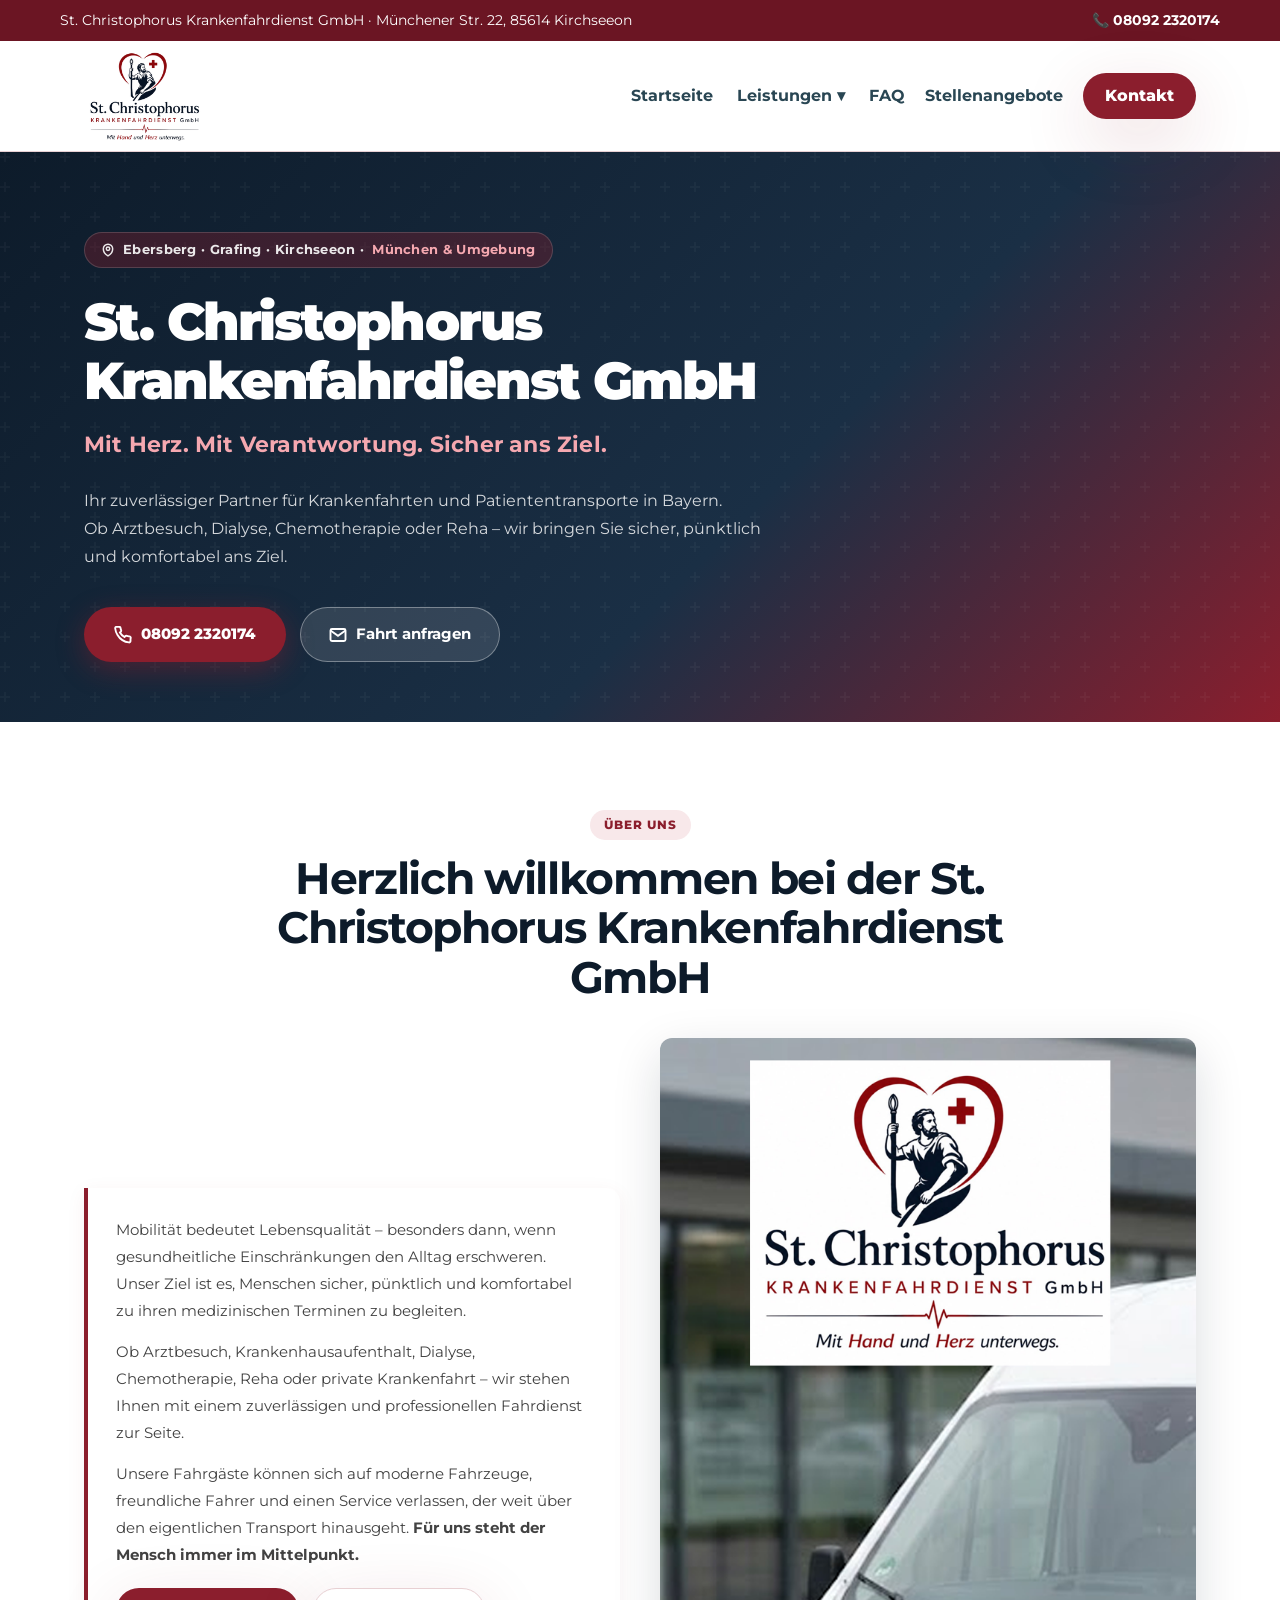
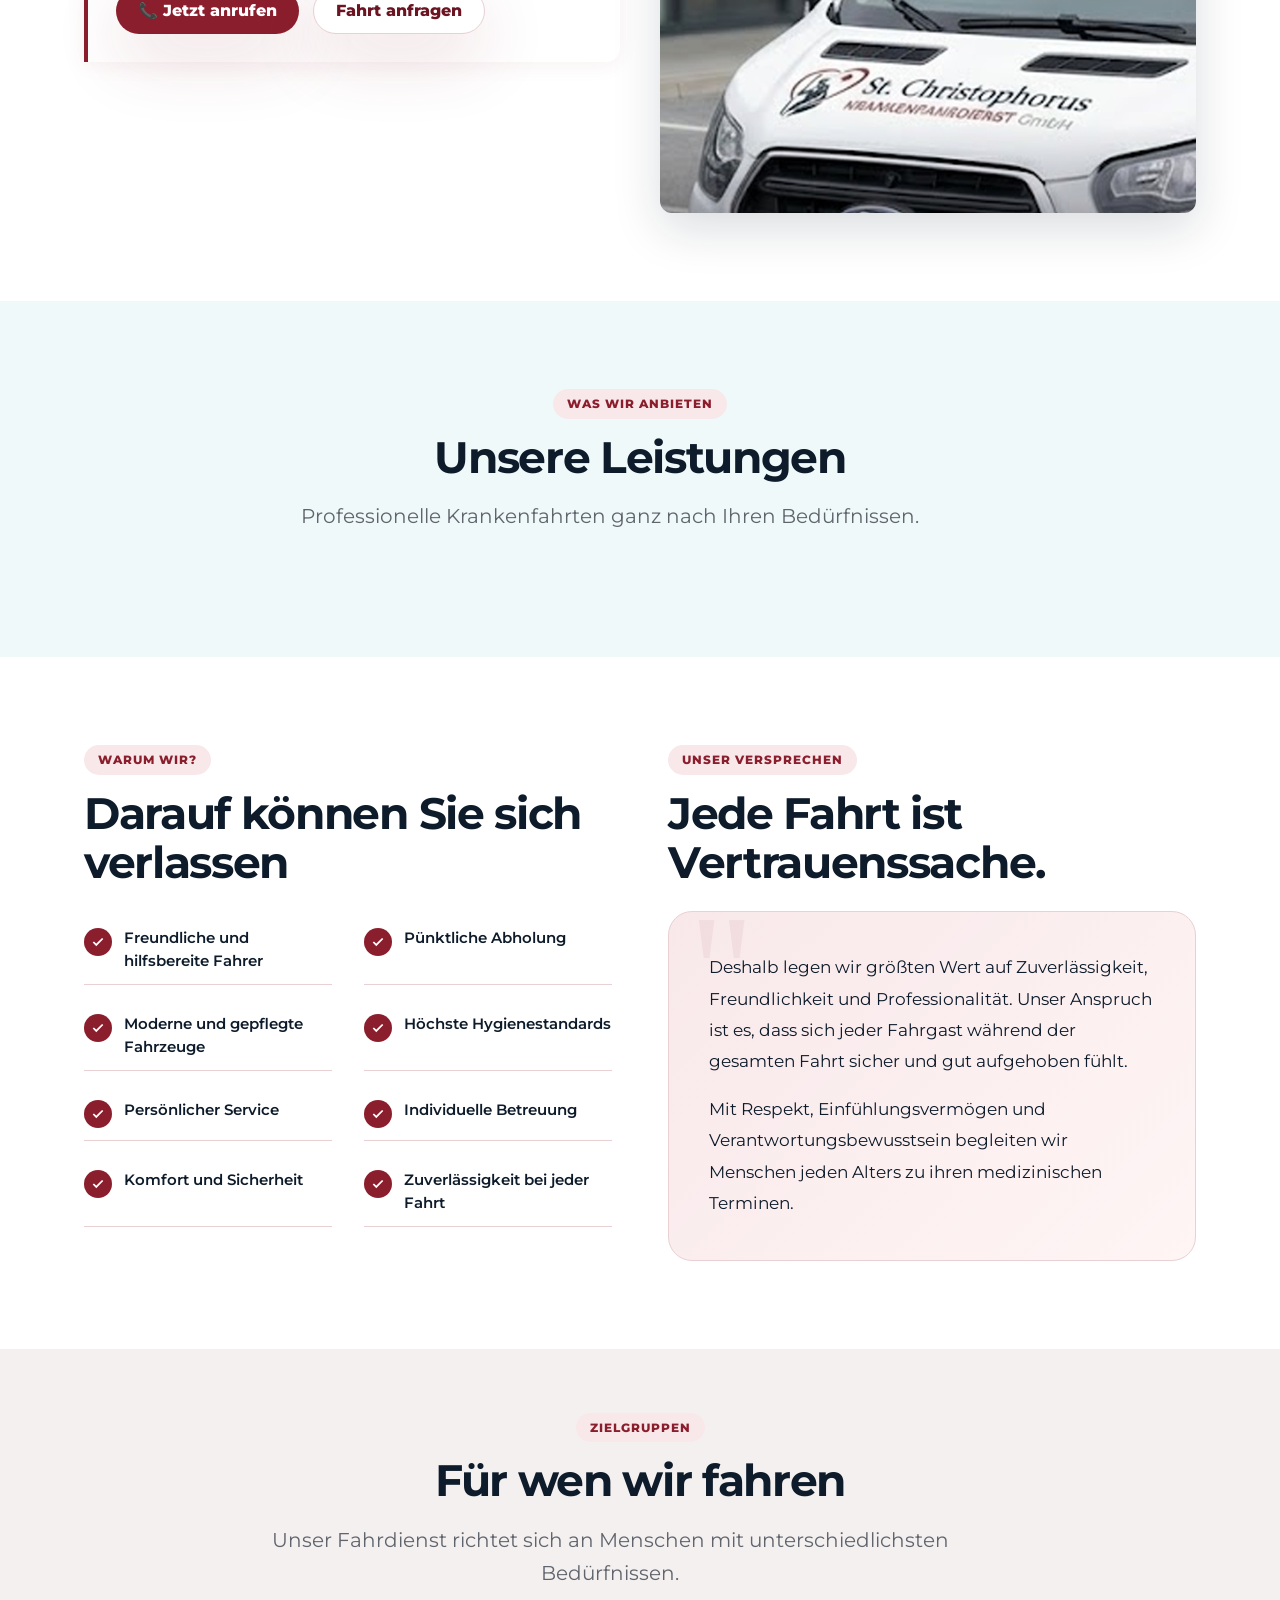
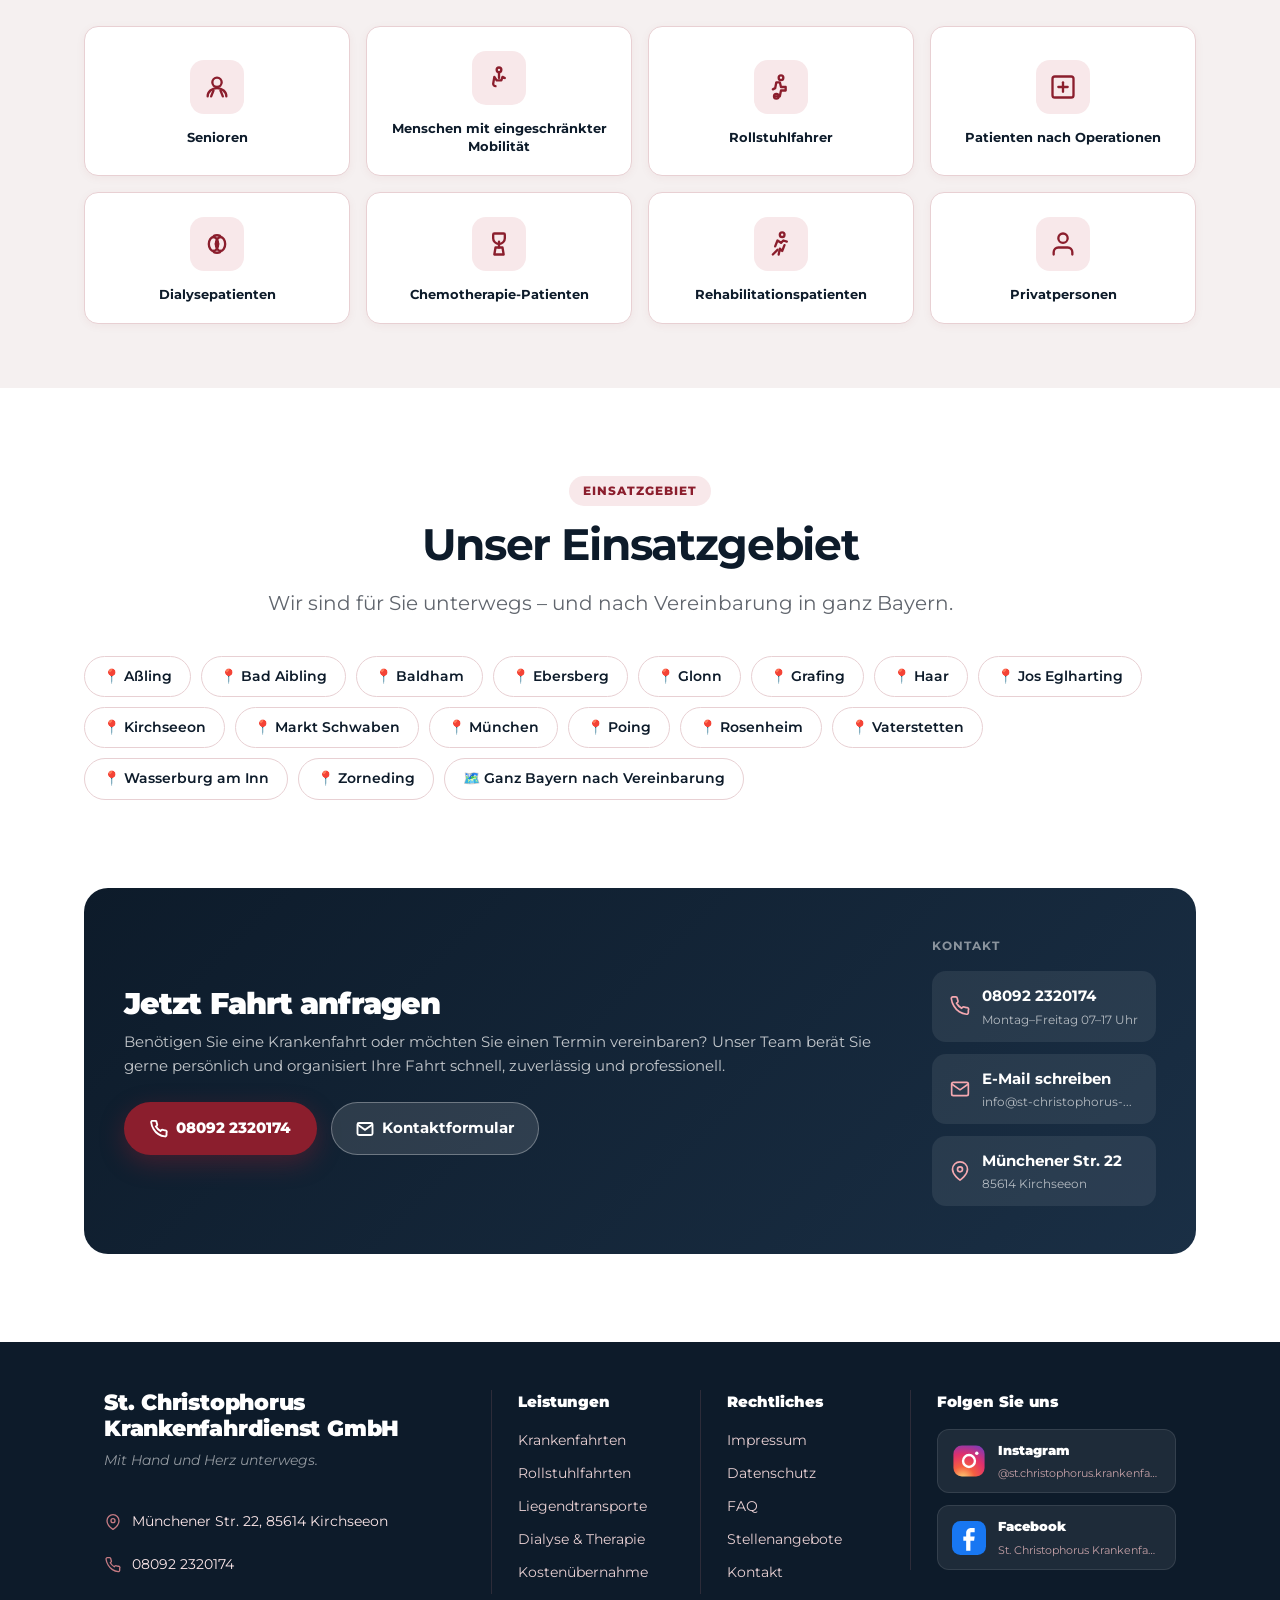
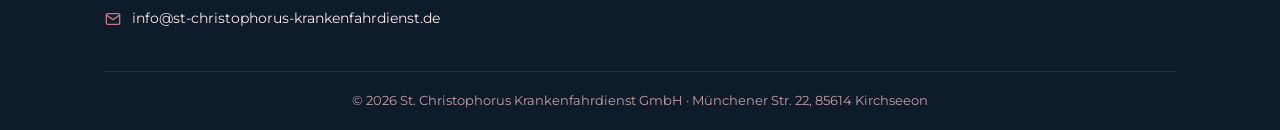
<file: index.html>
<!DOCTYPE html>
<html lang="de">
<head>
<meta charset="UTF-8">
<meta name="viewport" content="width=device-width, initial-scale=1.0">
<meta name="color-scheme" content="light">
<meta name="theme-color" content="#ffffff">
<title>Krankenfahrdienst Kirchseeon | St. Christophorus GmbH | Ebersberg · Grafing · München</title>
<meta name="description" content="St. Christophorus Krankenfahrdienst GmbH – Ihr zuverlässiger Partner für Krankenfahrten, Rollstuhltransporte, Dialysefahrten und Liegendtransporte in Kirchseeon, Ebersberg, Grafing und München. Sicher, schnell, pünktlich.">
<meta name="keywords" content="Krankenfahrdienst, Krankenfahrt, Kirchseeon, Ebersberg, Grafing, München, Rollstuhlfahrt, Dialysefahrt, Liegendtransport, Patientenbeförderung, Krankenbeförderung, Bayern, St. Christophorus, sicher, schnell, zuverlässig">
<meta name="author" content="St. Christophorus Krankenfahrdienst GmbH">
<meta name="robots" content="index, follow">
<link rel="canonical" href="https://www.st-christophorus-krankenfahrdienst.de/">
<meta property="og:type" content="website">
<meta property="og:title" content="Krankenfahrdienst Kirchseeon | St. Christophorus GmbH">
<meta property="og:description" content="Zuverlässige Krankenfahrten in Kirchseeon, Ebersberg, Grafing und München. Rollstuhltransporte, Dialysefahrten, Liegendtransporte – für alle Kassen.">
<meta property="og:locale" content="de_DE">
<meta name="geo.region" content="DE-BY">
<meta name="geo.placename" content="Kirchseeon">
<script type="application/ld+json">
{
  "@context": "https://schema.org",
  "@type": "LocalBusiness",
  "name": "St. Christophorus Krankenfahrdienst GmbH",
  "description": "Zuverlässiger Krankenfahrdienst in Kirchseeon, Ebersberg, Grafing und München – Rollstuhltransporte, Dialysefahrten, Liegendtransporte für alle Kassen.",
  "url": "https://www.st-christophorus-krankenfahrdienst.de",
  "telephone": "+4980922320174",
  "email": "info@st-christophorus-krankenfahrdienst.de",
  "address": {
    "@type": "PostalAddress",
    "streetAddress": "Münchener Str. 22",
    "addressLocality": "Kirchseeon",
    "postalCode": "85614",
    "addressCountry": "DE"
  },
  "areaServed": ["Kirchseeon","Ebersberg","Grafing","München","Vaterstetten","Baldham","Zorneding","Markt Schwaben","Poing","Haar","Rosenheim","Bad Aibling","Wasserburg am Inn"],
  "openingHoursSpecification": {
    "@type": "OpeningHoursSpecification",
    "dayOfWeek": ["Monday","Tuesday","Wednesday","Thursday","Friday","Saturday","Sunday"],
    "opens": "00:00",
    "closes": "23:59"
  },
  "serviceType": ["Krankenfahrten","Rollstuhlfahrten","Liegendtransporte","Dialysefahrten","Chemotherapiefahrten","Strahlentherapiefahrten","Rehafahrten"],
  "priceRange": "€€",
  "currenciesAccepted": "EUR",
  "paymentAccepted": "Krankenkasse, Bar, Überweisung",
  "sameAs": [
    "https://www.instagram.com/st.christophorus.krankenfahrdienst/"
  ]
}
</script>
<link rel="preconnect" href="https://fonts.googleapis.com">
<link rel="preconnect" href="https://fonts.gstatic.com" crossorigin>
<link href="https://fonts.googleapis.com/css2?family=Montserrat:wght@400;500;600;700;800;900&display=swap" rel="stylesheet">
<link rel="stylesheet" href="assets/css/modern-redesign.css">
<link rel="stylesheet" href="assets/css/footer.css">
<style>
/* ── Zusätzliche Index-Styles ── */
.hero-section {
  background: linear-gradient(135deg, #0D1B2A 0%, #1a2f45 60%, #8B1E2D 100%);
  padding: 80px 0 60px;
  position: relative;
  overflow: hidden;
}
.hero-section::before {
  content: '';
  position: absolute;
  inset: 0;
  background: url("data:image/svg+xml,%3Csvg width='60' height='60' viewBox='0 0 60 60' xmlns='http://www.w3.org/2000/svg'%3E%3Cg fill='none' fill-rule='evenodd'%3E%3Cg fill='%23ffffff' fill-opacity='0.03'%3E%3Cpath d='M36 34v-4h-2v4h-4v2h4v4h2v-4h4v-2h-4zm0-30V0h-2v4h-4v2h4v4h2V6h4V4h-4zM6 34v-4H4v4H0v2h4v4h2v-4h4v-2H6zM6 4V0H4v4H0v2h4v4h2V6h4V4H6z'/%3E%3C/g%3E%3C/g%3E%3C/svg%3E");
}
.hero-inner {
  position: relative;
  z-index: 1;
  max-width: 820px;
}
.hero-badge {
  display: inline-flex;
  align-items: center;
  gap: 8px;
  background: rgba(139,30,45,.35);
  border: 1px solid rgba(255,255,255,.15);
  border-radius: 999px;
  padding: 6px 16px;
  font-size: 13px;
  font-weight: 700;
  color: rgba(255,255,255,.9);
  margin-bottom: 24px;
  letter-spacing: .3px;
}
.hero-badge span { color: #f5a8b0; }
.hero-h1 {
  font-size: clamp(28px, 5vw, 52px);
  font-weight: 900;
  color: #fff;
  line-height: 1.15;
  margin: 0 0 16px;
}
.hero-tagline {
  font-size: clamp(16px, 2.5vw, 22px);
  font-weight: 700;
  color: #f5a8b0;
  margin: 0 0 24px;
  letter-spacing: .2px;
}
.hero-lead {
  font-size: 16px;
  color: rgba(255,255,255,.82);
  line-height: 1.75;
  margin: 0 0 36px;
  max-width: 680px;
}
.hero-actions {
  display: flex;
  gap: 14px;
  flex-wrap: wrap;
}
.btn-hero-primary {
  display: inline-flex;
  align-items: center;
  gap: 9px;
  background: #8B1E2D;
  color: #fff;
  font-weight: 800;
  font-size: 15px;
  padding: 14px 30px;
  border-radius: 999px;
  text-decoration: none;
  box-shadow: 0 8px 28px rgba(139,30,45,.45);
  transition: background .18s, transform .18s, box-shadow .18s;
}
.btn-hero-primary:hover {
  background: #6b1523;
  transform: translateY(-2px);
  box-shadow: 0 14px 36px rgba(139,30,45,.5);
  color: #fff;
}
.btn-hero-secondary {
  display: inline-flex;
  align-items: center;
  gap: 9px;
  background: rgba(255,255,255,.12);
  border: 1.5px solid rgba(255,255,255,.35);
  color: #fff;
  font-weight: 700;
  font-size: 15px;
  padding: 14px 28px;
  border-radius: 999px;
  text-decoration: none;
  transition: background .18s, transform .18s;
}
.btn-hero-secondary:hover {
  background: rgba(255,255,255,.2);
  transform: translateY(-2px);
  color: #fff;
}

/* Leistungen grid */
.leistungen-grid {
  display: grid;
  grid-template-columns: repeat(3, 1fr);
  gap: 20px;
  align-items: stretch;
}
.leistung-card {
  background: #fff;
  border-radius: 18px;
  padding: 28px 24px;
  border: 1px solid #e8d0d3;
  box-shadow: 0 4px 20px rgba(139,30,45,.06);
  transition: transform .25s, box-shadow .25s;
  display: flex;
  flex-direction: column;
}
.leistung-card p {
  flex: 1;
}
.leistung-card:hover {
  transform: translateY(-4px);
  box-shadow: 0 12px 36px rgba(139,30,45,.13);
}
.leistung-icon {
  width: 52px;
  height: 52px;
  background: #f8e8ea;
  border-radius: 14px;
  display: flex;
  align-items: center;
  justify-content: center;
  margin-bottom: 16px;
  flex-shrink: 0;
}
.leistung-icon svg { width: 26px; height: 26px; color: #8B1E2D; }
.leistung-card h3 {
  font-size: 17px;
  font-weight: 800;
  color: #0D1B2A;
  margin: 0 0 10px;
}
.leistung-card p {
  font-size: 14px;
  color: #60656D;
  line-height: 1.65;
  margin: 0;
}

/* Warum grid */
.warum-grid {
  display: grid;
  grid-template-columns: repeat(2, 1fr);
  gap: 16px 32px;
}
.warum-item {
  display: flex;
  align-items: flex-start;
  gap: 12px;
  padding: 12px 0;
  border-bottom: 1px solid #e8d0d3;
}
.warum-check {
  width: 28px;
  height: 28px;
  background: #8B1E2D;
  border-radius: 50%;
  display: flex;
  align-items: center;
  justify-content: center;
  flex-shrink: 0;
  margin-top: 1px;
}
.warum-check svg { width: 14px; height: 14px; color: #fff; }
.warum-item span { font-size: 15px; font-weight: 600; color: #0D1B2A; line-height: 1.5; }

/* Einsatzgebiet */
.einsatz-tags {
  display: flex;
  flex-wrap: wrap;
  gap: 10px;
}
.einsatz-tag {
  background: #fff;
  border: 1.5px solid #e8d0d3;
  border-radius: 999px;
  padding: 8px 18px;
  font-size: 14px;
  font-weight: 600;
  color: #0D1B2A;
  transition: border-color .18s, background .18s;
}
.einsatz-tag:hover {
  border-color: #8B1E2D;
  background: #f8e8ea;
  color: #8B1E2D;
}

/* Zielgruppen */


/* Kontakt banner */
.kontakt-banner {
  background: linear-gradient(135deg, #0D1B2A 0%, #1a2f45 100%);
  border-radius: 24px;
  padding: 48px 40px;
  display: grid;
  grid-template-columns: 1fr auto;
  gap: 32px;
  align-items: center;
}
.kontakt-banner h2 {
  color: #fff;
  font-size: clamp(20px, 3vw, 30px);
  font-weight: 900;
  margin: 0 0 10px;
}
.kontakt-banner p {
  color: rgba(255,255,255,.75);
  font-size: 15px;
  margin: 0;
  line-height: 1.6;
}
.kontakt-info {
  display: flex;
  flex-direction: column;
  gap: 12px;
  flex-shrink: 0;
}
.kontakt-row {
  display: flex;
  align-items: center;
  gap: 12px;
  background: rgba(255,255,255,.08);
  border-radius: 14px;
  padding: 12px 18px;
  text-decoration: none;
  transition: background .18s;
}
.kontakt-row:hover { background: rgba(255,255,255,.14); }
.kontakt-row svg { width: 20px; height: 20px; color: #f5a8b0; flex-shrink: 0; }
.kontakt-row strong { color: #fff; font-size: 15px; font-weight: 700; }
.kontakt-row span { color: rgba(255,255,255,.65); font-size: 12px; display: block; }

/* Versprechen */
.versprechen-box {
  background: linear-gradient(135deg, #f8e8ea 0%, #fff5f5 100%);
  border: 1.5px solid #e8d0d3;
  border-radius: 24px;
  padding: 40px;
  position: relative;
  overflow: hidden;
}
.versprechen-box::before {
  content: '"';
  position: absolute;
  top: -20px;
  left: 20px;
  font-size: 160px;
  color: rgba(139,30,45,.06);
  font-family: Georgia, serif;
  line-height: 1;
  pointer-events: none;
}
.versprechen-box p {
  font-size: 17px;
  line-height: 1.85;
  color: #0D1B2A;
  margin: 0 0 16px;
  position: relative;
  z-index: 1;
}
.versprechen-box p:last-child { margin: 0; }

/* Section labels */
.section-label {
  display: inline-flex;
  align-items: center;
  gap: 8px;
  background: #f8e8ea;
  color: #8B1E2D;
  font-size: 12px;
  font-weight: 800;
  letter-spacing: 1px;
  text-transform: uppercase;
  padding: 5px 14px;
  border-radius: 999px;
  margin-bottom: 14px;
}

@media (max-width: 900px) {
  .leistungen-grid { grid-template-columns: repeat(2, 1fr); }
  .kontakt-banner { grid-template-columns: 1fr; }
  .warum-grid { grid-template-columns: 1fr; }
}
@media (max-width: 600px) {
  .leistungen-grid { grid-template-columns: 1fr; }
  .hero-section { padding: 56px 0 48px; }
  .kontakt-banner { padding: 28px 20px; }
  .versprechen-box { padding: 28px 24px; }
}

/* Für wen wir fahren – Zielgruppen */
.ziel-grid {
  display: grid;
  grid-template-columns: repeat(4, 1fr);
  gap: 16px;
  width: 100%;
  box-sizing: border-box;
}
.ziel-item {
  background: #fff;
  border-radius: 14px;
  padding: 24px 16px 20px;
  display: flex;
  flex-direction: column;
  align-items: center;
  justify-content: center;
  text-align: center;
  border: 1px solid #e8d0d3;
  box-shadow: 0 2px 10px rgba(139,30,45,.05);
  gap: 14px;
  box-sizing: border-box;
  width: 100%;
  min-height: 120px;
}
.ziel-svg {
  width: 54px;
  height: 54px;
  min-width: 54px;
  min-height: 54px;
  max-width: 54px;
  max-height: 54px;
  background: #f8e8ea;
  border-radius: 14px;
  display: flex;
  align-items: center;
  justify-content: center;
  flex-shrink: 0;
}
.ziel-svg svg {
  width: 28px;
  height: 28px;
  display: block;
  flex-shrink: 0;
}
.ziel-label {
  font-size: 13px;
  font-weight: 700;
  color: #0D1B2A;
  line-height: 1.4;
  text-align: center;
}
@media (max-width: 900px) {
  .ziel-grid { grid-template-columns: repeat(2, 1fr); }
}
@media (max-width: 600px) {
  .ziel-grid { grid-template-columns: 1fr !important; }
  .ziel-item {
    flex-direction: row !important;
    text-align: left !important;
    padding: 14px 16px !important;
    gap: 14px !important;
    align-items: center !important;
    justify-content: flex-start !important;
    min-height: auto !important;
  }
  .ziel-svg {
    align-self: center !important;
    flex-shrink: 0 !important;
  }
  .ziel-label {
    font-size: 15px !important;
    text-align: left !important;
  }
}
</style>
<link rel="icon" type="image/png" href="assets/img/logo/favicon.png">
<link rel="apple-touch-icon" href="assets/img/logo/favicon-192.png">
</head>

<body>
<div id="apg-loader" aria-hidden="true">
  <div id="apg-loader-ring">
    <img src="assets/img/logo/logo-st-christophorus.png" alt="St. Christophorus Krankenfahrdienst GmbH" style="width:140px;height:auto;">
  </div>
</div>

<!-- TOPBAR -->
<div class="topbar">
  <div class="container" style="display:flex;justify-content:space-between;align-items:center;gap:16px;flex-wrap:wrap;">
    <span>St. Christophorus Krankenfahrdienst GmbH · Münchener Str. 22, 85614 Kirchseeon</span>
    <span><a href="tel:+4980922320174" style="color:#fff;font-weight:700;text-decoration:none;">📞 08092 2320174</a></span>
  </div>
</div>
<header class="header">
  <div class="container nav">
    <a class="logo" href="index.html"><img src="assets/img/logo/logo-st-christophorus.png" alt="St. Christophorus Krankenfahrdienst GmbH Logo" style="height:100px;width:auto;max-width:280px;"></a>
    <button class="menu" type="button" aria-label="Menü öffnen" aria-expanded="false">
      <span class="menu-bar"></span><span class="menu-bar"></span><span class="menu-bar"></span>
    </button>
    <nav class="nav-links">
      <a href="index.html"  class="active">Startseite</a>
      <div class="nav-item">
        <button class="nav-trigger" aria-expanded="false">Leistungen ▾</button>
        <div class="mega-menu">
          <div class="mega-grid">
            <a class="mega-link" href="grundpflege.html">
              <img src="assets/img/logo/logo-st-christophorus.png" alt="" style="width:32px;height:32px;object-fit:contain;border-radius:6px;flex-shrink:0;">
              <div><strong>Krankenfahrten</strong><span>Zuverlässig zu Ärzten und Kliniken – alle Kassen.</span></div>
            </a>
            <a class="mega-link" href="medizinische-versorgung.html">
              <img src="assets/img/logo/logo-st-christophorus.png" alt="" style="width:32px;height:32px;object-fit:contain;border-radius:6px;flex-shrink:0;">
              <div><strong>Rollstuhlfahrten</strong><span>Sicher und komfortabel – sitzend &amp; liegend.</span></div>
            </a>
            <a class="mega-link" href="betreuung-zu-hause.html">
              <img src="assets/img/logo/logo-st-christophorus.png" alt="" style="width:32px;height:32px;object-fit:contain;border-radius:6px;flex-shrink:0;">
              <div><strong>Liegendtransporte</strong><span>Professionell für liegende Patienten.</span></div>
            </a>
            <a class="mega-link" href="hauswirtschaft.html">
              <img src="assets/img/logo/logo-st-christophorus.png" alt="" style="width:32px;height:32px;object-fit:contain;border-radius:6px;flex-shrink:0;">
              <div><strong>Dialyse &amp; Therapie</strong><span>Pünktlich zu jedem Behandlungstermin.</span></div>
            </a>
            <a class="mega-link" href="palliative-betreuung.html">
              <img src="assets/img/logo/logo-st-christophorus.png" alt="" style="width:32px;height:32px;object-fit:contain;border-radius:6px;flex-shrink:0;">
              <div><strong>Kostenübernahme</strong><span>Abrechnung mit allen Krankenkassen.</span></div>
            </a>
            <a class="mega-link" href="rund-um-die-uhr.html">
              <img src="assets/img/logo/logo-st-christophorus.png" alt="" style="width:32px;height:32px;object-fit:contain;border-radius:6px;flex-shrink:0;">
              <div><strong>Für Einrichtungen</strong><span>Partner für Kliniken &amp; Pflegeheime.</span></div>
            </a>
          </div>
        </div>
      </div>
      <a href="faq.html">FAQ</a>
      <a href="stellenangebote.html">Stellenangebote</a>
      <a class="btn" href="kontakt.html">Kontakt</a>
    </nav>
  </div>
</header>

<main>

<!-- ═══════════════════════════════════════════════════════
     HERO
════════════════════════════════════════════════════════ -->
<section class="hero-section">
  <div class="container">
    <div class="hero-inner">
      <div class="hero-badge">
        <svg viewBox="0 0 24 24" fill="none" stroke="currentColor" stroke-width="2.5" width="14" height="14"><path d="M12 22s-8-4.5-8-11.8A8 8 0 0 1 12 2a8 8 0 0 1 8 8.2c0 7.3-8 11.8-8 11.8z"/><circle cx="12" cy="10" r="3"/></svg>
        Ebersberg · Grafing · Kirchseeon · <span>München &amp; Umgebung</span>
      </div>
      <h1 class="hero-h1">St. Christophorus<br>Krankenfahrdienst GmbH</h1>
      <p class="hero-tagline">Mit Herz. Mit Verantwortung. Sicher ans Ziel.</p>
      <p class="hero-lead">
        Ihr zuverlässiger Partner für Krankenfahrten und Patiententransporte in Bayern.<br>
        Ob Arztbesuch, Dialyse, Chemotherapie oder Reha – wir bringen Sie sicher, pünktlich und komfortabel ans Ziel.
      </p>
      <div class="hero-actions">
        <a href="tel:+4980922320174" class="btn-hero-primary">
          <svg viewBox="0 0 24 24" fill="none" stroke="currentColor" stroke-width="2.5" width="18" height="18"><path d="M22 16.92v3a2 2 0 0 1-2.18 2 19.79 19.79 0 0 1-8.63-3.07A19.5 19.5 0 0 1 4.69 12 19.79 19.79 0 0 1 1.62 3.33 2 2 0 0 1 3.77 1h3a2 2 0 0 1 2 1.72c.13.96.36 1.9.7 2.81a2 2 0 0 1-.45 2.11L7.91 8.69a16 16 0 0 0 6 6l1.06-1.06a2 2 0 0 1 2.11-.45c.91.34 1.85.57 2.81.7A2 2 0 0 1 22 16.92z"/></svg>
          08092 2320174
        </a>
        <a href="kontakt.html" class="btn-hero-secondary">
          <svg viewBox="0 0 24 24" fill="none" stroke="currentColor" stroke-width="2.5" width="18" height="18"><rect x="2" y="4" width="20" height="16" rx="2"/><polyline points="2,6 12,13 22,6"/></svg>
          Fahrt anfragen
        </a>
      </div>
    </div>
  </div>
</section>

<!-- ═══════════════════════════════════════════════════════
     WILLKOMMEN
════════════════════════════════════════════════════════ -->
<section class="section">
  <div class="container">
    <div class="section-head">
      <div class="section-label">Über uns</div>
      <h2>Herzlich willkommen bei der St. Christophorus Krankenfahrdienst GmbH</h2>
    </div>
    <div style="display:grid;grid-template-columns:1fr 1fr;gap:40px;align-items:center;" class="willkommen-grid">
      <div style="background:#fff;border-left:4px solid #8B1E2D;border-radius:0 14px 14px 0;padding:28px;box-shadow:0 4px 20px rgba(139,30,45,.06);">
        <p style="font-size:15px;line-height:1.8;color:#424242;margin:0 0 14px;">Mobilität bedeutet Lebensqualität – besonders dann, wenn gesundheitliche Einschränkungen den Alltag erschweren. Unser Ziel ist es, Menschen sicher, pünktlich und komfortabel zu ihren medizinischen Terminen zu begleiten.</p>
        <p style="font-size:15px;line-height:1.8;color:#424242;margin:0 0 14px;">Ob Arztbesuch, Krankenhausaufenthalt, Dialyse, Chemotherapie, Reha oder private Krankenfahrt – wir stehen Ihnen mit einem zuverlässigen und professionellen Fahrdienst zur Seite.</p>
        <p style="font-size:15px;line-height:1.8;color:#424242;margin:0 0 20px;">Unsere Fahrgäste können sich auf moderne Fahrzeuge, freundliche Fahrer und einen Service verlassen, der weit über den eigentlichen Transport hinausgeht. <strong>Für uns steht der Mensch immer im Mittelpunkt.</strong></p>
        <div style="display:flex;gap:14px;flex-wrap:wrap;">
          <a href="tel:+4980922320174" class="btn" style="display:inline-flex;align-items:center;gap:8px;">📞 Jetzt anrufen</a>
          <a href="kontakt.html" class="btn btn-light">Fahrt anfragen</a>
        </div>
      </div>
      <div style="display:flex;align-items:center;justify-content:center;">
        <img src="assets/img/services/kombi.png" 
             alt="St. Christophorus Krankenfahrdienst GmbH – Unser Fahrzeug"
             style="width:100%;max-width:560px;height:auto;border-radius:12px;
                    box-shadow:0 16px 48px rgba(13,27,42,.15);display:block;">
      </div>
    </div>
    <style>
    @media(max-width:768px){
      .willkommen-grid{ grid-template-columns:1fr !important; }
    }
    </style>
  </div>
</section>

<!-- ═══════════════════════════════════════════════════════
     LEISTUNGEN
════════════════════════════════════════════════════════ -->
<section class="section section-soft-teal" id="leistungen">
  <div class="container">
    <div class="section-head">
      <div class="section-label">Was wir anbieten</div>
      <h2>Unsere Leistungen</h2>
      <p class="lead">Professionelle Krankenfahrten ganz nach Ihren Bedürfnissen.</p>
    </div>
    <div class="leistungen-grid"></div>
  </div>
</section>

<!-- ═══════════════════════════════════════════════════════
     WARUM ST. CHRISTOPHORUS
════════════════════════════════════════════════════════ -->
<section class="section">
  <div class="container">
    <div style="display:grid;grid-template-columns:1fr 1fr;gap:56px;align-items:start;">
      <div>
        <div class="section-label">Warum wir?</div>
        <h2 style="margin-bottom:28px;">Darauf können Sie sich verlassen</h2>
        <div class="warum-grid">
          <div class="warum-item">
            <div class="warum-check"><svg viewBox="0 0 24 24" fill="none" stroke="currentColor" stroke-width="3"><path d="M20 6L9 17l-5-5"/></svg></div>
            <span>Freundliche und hilfsbereite Fahrer</span>
          </div>
          <div class="warum-item">
            <div class="warum-check"><svg viewBox="0 0 24 24" fill="none" stroke="currentColor" stroke-width="3"><path d="M20 6L9 17l-5-5"/></svg></div>
            <span>Pünktliche Abholung</span>
          </div>
          <div class="warum-item">
            <div class="warum-check"><svg viewBox="0 0 24 24" fill="none" stroke="currentColor" stroke-width="3"><path d="M20 6L9 17l-5-5"/></svg></div>
            <span>Moderne und gepflegte Fahrzeuge</span>
          </div>
          <div class="warum-item">
            <div class="warum-check"><svg viewBox="0 0 24 24" fill="none" stroke="currentColor" stroke-width="3"><path d="M20 6L9 17l-5-5"/></svg></div>
            <span>Höchste Hygienestandards</span>
          </div>
          <div class="warum-item">
            <div class="warum-check"><svg viewBox="0 0 24 24" fill="none" stroke="currentColor" stroke-width="3"><path d="M20 6L9 17l-5-5"/></svg></div>
            <span>Persönlicher Service</span>
          </div>
          <div class="warum-item">
            <div class="warum-check"><svg viewBox="0 0 24 24" fill="none" stroke="currentColor" stroke-width="3"><path d="M20 6L9 17l-5-5"/></svg></div>
            <span>Individuelle Betreuung</span>
          </div>
          <div class="warum-item">
            <div class="warum-check"><svg viewBox="0 0 24 24" fill="none" stroke="currentColor" stroke-width="3"><path d="M20 6L9 17l-5-5"/></svg></div>
            <span>Komfort und Sicherheit</span>
          </div>
          <div class="warum-item">
            <div class="warum-check"><svg viewBox="0 0 24 24" fill="none" stroke="currentColor" stroke-width="3"><path d="M20 6L9 17l-5-5"/></svg></div>
            <span>Zuverlässigkeit bei jeder Fahrt</span>
          </div>
        </div>
      </div>
      <div>
        <div class="section-label">Unser Versprechen</div>
        <h2 style="margin-bottom:24px;">Jede Fahrt ist Vertrauenssache.</h2>
        <div class="versprechen-box">
          <p>Deshalb legen wir größten Wert auf Zuverlässigkeit, Freundlichkeit und Professionalität. Unser Anspruch ist es, dass sich jeder Fahrgast während der gesamten Fahrt sicher und gut aufgehoben fühlt.</p>
          <p>Mit Respekt, Einfühlungsvermögen und Verantwortungsbewusstsein begleiten wir Menschen jeden Alters zu ihren medizinischen Terminen.</p>
        </div>
      </div>
    </div>
  </div>
</section>

<!-- ═══════════════════════════════════════════════════════
     FÜR WEN WIR FAHREN
════════════════════════════════════════════════════════ -->
<section style="padding:64px 0;background:#f5f0f0;">
  <div class="container" style="box-sizing:border-box;width:100%;max-width:1160px;
                                 margin:0 auto;padding:0 24px;">
    <div class="section-head">
      <div class="section-label">Zielgruppen</div>
      <h2>Für wen wir fahren</h2>
      <p class="lead">Unser Fahrdienst richtet sich an Menschen mit unterschiedlichsten Bedürfnissen.</p>
    </div>
    <div class="ziel-grid">
      <div class="ziel-item"><span class="ziel-svg"><svg viewBox="0 0 24 24" fill="none" stroke="#8B1E2D" stroke-width="2" stroke-linecap="round" stroke-linejoin="round"><circle cx="12" cy="8" r="4"/><path d="M4 20c0-4 3.6-7 8-7s8 3 8 7"/><line x1="9" y1="15" x2="7" y2="20"/><line x1="15" y1="15" x2="17" y2="20"/></svg></span><span class="ziel-label">Senioren</span></div>
      <div class="ziel-item"><span class="ziel-svg"><svg viewBox="0 0 24 24" fill="none" stroke="#8B1E2D" stroke-width="2" stroke-linecap="round" stroke-linejoin="round"><circle cx="12" cy="5" r="2"/><path d="M9 19c-1 0-2-1-2-2l1-6 2 3h4l1-3 2 1"/><path d="M12 8v4"/></svg></span><span class="ziel-label">Menschen mit eingeschränkter Mobilität</span></div>
      <div class="ziel-item"><span class="ziel-svg"><svg viewBox="0 0 24 24" fill="none" stroke="#8B1E2D" stroke-width="2" stroke-linecap="round" stroke-linejoin="round"><circle cx="12" cy="4" r="2"/><path d="M7 20h4l1-5h4v-3h-4l-1-4h-3l-1 5-2 1"/><circle cx="8" cy="20" r="2"/></svg></span><span class="ziel-label">Rollstuhlfahrer</span></div>
      <div class="ziel-item"><span class="ziel-svg"><svg viewBox="0 0 24 24" fill="none" stroke="#8B1E2D" stroke-width="2" stroke-linecap="round" stroke-linejoin="round"><rect x="3" y="3" width="18" height="18" rx="2"/><line x1="12" y1="8" x2="12" y2="16"/><line x1="8" y1="12" x2="16" y2="12"/></svg></span><span class="ziel-label">Patienten nach Operationen</span></div>
      <div class="ziel-item"><span class="ziel-svg"><svg viewBox="0 0 24 24" fill="none" stroke="#8B1E2D" stroke-width="2" stroke-linecap="round" stroke-linejoin="round"><ellipse cx="9" cy="12" rx="4" ry="6"/><ellipse cx="15" cy="12" rx="4" ry="6"/><path d="M13 12h-2"/><path d="M9 6c0-2 6-2 6 0"/><path d="M9 18c0 2 6 2 6 0"/></svg></span><span class="ziel-label">Dialysepatienten</span></div>
      <div class="ziel-item"><span class="ziel-svg"><svg viewBox="0 0 24 24" fill="none" stroke="#8B1E2D" stroke-width="2" stroke-linecap="round" stroke-linejoin="round"><path d="M8 3h8a1 1 0 0 1 1 1v3a5 5 0 0 1-10 0V4a1 1 0 0 1 1-1z"/><line x1="12" y1="10" x2="12" y2="15"/><path d="M9 15h6l1 6H8l1-6z"/></svg></span><span class="ziel-label">Chemotherapie-Patienten</span></div>
      <div class="ziel-item"><span class="ziel-svg"><svg viewBox="0 0 24 24" fill="none" stroke="#8B1E2D" stroke-width="2" stroke-linecap="round" stroke-linejoin="round"><circle cx="13" cy="4" r="2"/><path d="M7 14l2-5 3 2 2-2 3 1"/><path d="M10 21l1-5 2 2 2-5"/><line x1="5" y1="21" x2="9" y2="17"/></svg></span><span class="ziel-label">Rehabilitationspatienten</span></div>
      <div class="ziel-item"><span class="ziel-svg"><svg viewBox="0 0 24 24" fill="none" stroke="#8B1E2D" stroke-width="2" stroke-linecap="round" stroke-linejoin="round"><path d="M20 21v-2a4 4 0 0 0-4-4H8a4 4 0 0 0-4 4v2"/><circle cx="12" cy="7" r="4"/></svg></span><span class="ziel-label">Privatpersonen</span></div>
    </div>
  </div>
</section>

<!-- ═══════════════════════════════════════════════════════
     EINSATZGEBIET
════════════════════════════════════════════════════════ -->
<section class="section" id="einzugsgebiet">
  <div class="container">
    <div class="section-head">
      <div class="section-label">Einsatzgebiet</div>
      <h2>Unser Einsatzgebiet</h2>
      <p class="lead">Wir sind für Sie unterwegs – und nach Vereinbarung in ganz Bayern.</p>
    </div>
    <div class="einsatz-tags">
      <span class="einsatz-tag">📍 Aßling</span>
      <span class="einsatz-tag">📍 Bad Aibling</span>
      <span class="einsatz-tag">📍 Baldham</span>
      <span class="einsatz-tag">📍 Ebersberg</span>
      <span class="einsatz-tag">📍 Glonn</span>
      <span class="einsatz-tag">📍 Grafing</span>
      <span class="einsatz-tag">📍 Haar</span>
      <span class="einsatz-tag">📍 Jos Eglharting</span>
      <span class="einsatz-tag">📍 Kirchseeon</span>
      <span class="einsatz-tag">📍 Markt Schwaben</span>
      <span class="einsatz-tag">📍 München</span>
      <span class="einsatz-tag">📍 Poing</span>
      <span class="einsatz-tag">📍 Rosenheim</span>
      <span class="einsatz-tag">📍 Vaterstetten</span>
      <span class="einsatz-tag">📍 Wasserburg am Inn</span>
      <span class="einsatz-tag">📍 Zorneding</span>
      <span class="einsatz-tag">🗺️ Ganz Bayern nach Vereinbarung</span>
    </div>
  </div>
</section>

<!-- ═══════════════════════════════════════════════════════
     KONTAKT BANNER
════════════════════════════════════════════════════════ -->
<section class="section" style="padding-top:0;">
  <div class="container">
    <div class="kontakt-banner">
      <div>
        <h2>Jetzt Fahrt anfragen</h2>
        <p>Benötigen Sie eine Krankenfahrt oder möchten Sie einen Termin vereinbaren? Unser Team berät Sie gerne persönlich und organisiert Ihre Fahrt schnell, zuverlässig und professionell.</p>
        <div style="display:flex;gap:14px;flex-wrap:wrap;margin-top:24px;">
          <a href="tel:+4980922320174" style="display:inline-flex;align-items:center;gap:8px;background:#8B1E2D;color:#fff;font-weight:800;font-size:15px;padding:13px 26px;border-radius:999px;text-decoration:none;box-shadow:0 8px 24px rgba(139,30,45,.4);">
            <svg viewBox="0 0 24 24" fill="none" stroke="currentColor" stroke-width="2.5" width="18" height="18"><path d="M22 16.92v3a2 2 0 0 1-2.18 2 19.79 19.79 0 0 1-8.63-3.07A19.5 19.5 0 0 1 4.69 12 19.79 19.79 0 0 1 1.62 3.33 2 2 0 0 1 3.77 1h3a2 2 0 0 1 2 1.72c.13.96.36 1.9.7 2.81a2 2 0 0 1-.45 2.11L7.91 8.69a16 16 0 0 0 6 6l1.06-1.06a2 2 0 0 1 2.11-.45c.91.34 1.85.57 2.81.7A2 2 0 0 1 22 16.92z"/></svg>
            08092 2320174
          </a>
          <a href="kontakt.html" style="display:inline-flex;align-items:center;gap:8px;background:rgba(255,255,255,.12);border:1.5px solid rgba(255,255,255,.3);color:#fff;font-weight:700;font-size:15px;padding:13px 24px;border-radius:999px;text-decoration:none;">
            <svg viewBox="0 0 24 24" fill="none" stroke="currentColor" stroke-width="2.5" width="18" height="18"><rect x="2" y="4" width="20" height="16" rx="2"/><polyline points="2,6 12,13 22,6"/></svg>
            Kontaktformular
          </a>
        </div>
      </div>
      <div class="kontakt-info">
        <div style="color:rgba(255,255,255,.5);font-size:12px;font-weight:700;text-transform:uppercase;letter-spacing:1px;margin-bottom:4px;">Kontakt</div>
        <a href="tel:+4980922320174" class="kontakt-row">
          <svg viewBox="0 0 24 24" fill="none" stroke="currentColor" stroke-width="2"><path d="M22 16.92v3a2 2 0 0 1-2.18 2 19.79 19.79 0 0 1-8.63-3.07A19.5 19.5 0 0 1 4.69 12 19.79 19.79 0 0 1 1.62 3.33 2 2 0 0 1 3.77 1h3a2 2 0 0 1 2 1.72c.13.96.36 1.9.7 2.81a2 2 0 0 1-.45 2.11L7.91 8.69a16 16 0 0 0 6 6l1.06-1.06a2 2 0 0 1 2.11-.45c.91.34 1.85.57 2.81.7A2 2 0 0 1 22 16.92z"/></svg>
          <div><strong>08092 2320174</strong><span>Montag–Freitag 07–17 Uhr</span></div>
        </a>
        <a href="mailto:info@st-christophorus-krankenfahrdienst.de" class="kontakt-row">
          <svg viewBox="0 0 24 24" fill="none" stroke="currentColor" stroke-width="2"><rect x="2" y="4" width="20" height="16" rx="2"/><polyline points="2,6 12,13 22,6"/></svg>
          <div><strong>E-Mail schreiben</strong><span>info@st-christophorus-...</span></div>
        </a>
        <div class="kontakt-row" style="cursor:default;">
          <svg viewBox="0 0 24 24" fill="none" stroke="currentColor" stroke-width="2"><path d="M21 10c0 7-9 13-9 13s-9-6-9-13a9 9 0 0 1 18 0z"/><circle cx="12" cy="10" r="3"/></svg>
          <div><strong>Münchener Str. 22</strong><span>85614 Kirchseeon</span></div>
        </div>
      </div>
    </div>
  </div>
</section>

</main>

<!-- FOOTER -->
<footer class="footer">
  <div class="container">
    <div class="footer-grid">

      <!-- Lijeva kolona: ime firme + slogan + kontakt -->
      <div class="footer-left-col">
        <div style="margin-bottom:20px;">
          <p style="font-size:22px;font-weight:900;color:#ffffff;margin:0 0 6px;line-height:1.2;letter-spacing:-.01em;">St. Christophorus<br>Krankenfahrdienst GmbH</p>
          <p style="font-size:14px;color:rgba(255,255,255,.55);margin:0;font-style:italic;">Mit Hand und Herz unterwegs.</p>
        </div>
        <div class="footer-contact-box">
          <div class="footer-contact-row">
            <svg viewBox="0 0 24 24" fill="none" stroke="currentColor" stroke-width="2" stroke-linecap="round" stroke-linejoin="round" width="16" height="16" aria-hidden="true"><path d="M21 10c0 7-9 13-9 13s-9-6-9-13a9 9 0 0 1 18 0z"/><circle cx="12" cy="10" r="3"/></svg>
            <span>Münchener Str. 22, 85614 Kirchseeon</span>
          </div>
          <div class="footer-contact-row">
            <svg viewBox="0 0 24 24" fill="none" stroke="currentColor" stroke-width="2" stroke-linecap="round" stroke-linejoin="round" width="16" height="16" aria-hidden="true"><path d="M22 16.92v3a2 2 0 0 1-2.18 2 19.79 19.79 0 0 1-8.63-3.07A19.5 19.5 0 0 1 4.69 12a19.79 19.79 0 0 1-3.07-8.67A2 2 0 0 1 3.77 1h3a2 2 0 0 1 2 1.72c.127.96.361 1.903.7 2.81a2 2 0 0 1-.45 2.11L7.91 8.69a16 16 0 0 0 6 6l1.06-1.06a2 2 0 0 1 2.11-.45c.907.339 1.85.573 2.81.7A2 2 0 0 1 22 16.92z"/></svg>
            <a href="tel:+4980922320174">08092 2320174</a>
          </div>
          <div class="footer-contact-row">
            <svg viewBox="0 0 24 24" fill="none" stroke="currentColor" stroke-width="2" stroke-linecap="round" stroke-linejoin="round" width="16" height="16" aria-hidden="true"><rect x="2" y="4" width="20" height="16" rx="2"/><polyline points="2,6 12,13 22,6"/></svg>
            <a href="mailto:info@st-christophorus-krankenfahrdienst.de">info@st-christophorus-krankenfahrdienst.de</a>
          </div>
        </div>
      </div>

      <!-- Leistungen -->
      <div>
        <h4>Leistungen</h4>
        <a href="grundpflege.html">Krankenfahrten</a>
        <a href="medizinische-versorgung.html">Rollstuhlfahrten</a>
        <a href="betreuung-zu-hause.html">Liegendtransporte</a>
        <a href="hauswirtschaft.html">Dialyse &amp; Therapie</a>
        <a href="palliative-betreuung.html">Kostenübernahme</a>
      </div>

      <!-- Rechtliches -->
      <div>
        <h4>Rechtliches</h4>
        <a href="impressum.html">Impressum</a>
        <a href="datenschutz.html">Datenschutz</a>
        <a href="faq.html">FAQ</a>
        <a href="stellenangebote.html">Stellenangebote</a>
        <a href="kontakt.html">Kontakt</a>
      </div>

      <!-- Social -->
      <div class="footer-social-integrated">
        <span class="footer-social-label">Folgen Sie uns</span>
        <div class="footer-social-links" style="min-width:220px;">
          <a class="footer-social-card" href="https://www.instagram.com/st.christophorus.krankenfahrdienst/" target="_blank" rel="noopener" aria-label="Instagram" style="white-space:nowrap;">
            <svg viewBox="0 0 24 24" width="36" height="36" xmlns="http://www.w3.org/2000/svg" style="flex-shrink:0;">
              <defs><radialGradient id="ig-g" cx="30%" cy="107%" r="130%">
                <stop offset="0%" stop-color="#ffd879"/>
                <stop offset="30%" stop-color="#f56040"/>
                <stop offset="60%" stop-color="#e1306c"/>
                <stop offset="90%" stop-color="#833ab4"/>
              </radialGradient></defs>
              <rect x="1" y="1" width="22" height="22" rx="6" fill="url(#ig-g)"/>
              <circle cx="12" cy="12" r="4.2" stroke="white" stroke-width="1.7" fill="none"/>
              <circle cx="17.5" cy="6.5" r="1.2" fill="white"/>
            </svg>
            <div class="footer-social-card-text" style="overflow:visible;white-space:normal;min-width:150px;">
              <strong style="display:block;white-space:nowrap;">Instagram</strong>
              <span style="white-space:nowrap;font-size:11px;">@st.christophorus.krankenfahrdienst</span>
            </div>
          </a>
          <a class="footer-social-card" href="https://www.facebook.com/" target="_blank" rel="noopener" aria-label="Facebook" style="white-space:nowrap;">
            <svg viewBox="0 0 24 24" width="36" height="36" xmlns="http://www.w3.org/2000/svg" style="flex-shrink:0;">
              <rect width="24" height="24" rx="6" fill="#1877F2"/>
              <path d="M16 8h-2.5C13.12 8 13 8.37 13 9v2h3l-.4 3H13v7h-3v-7H8v-3h2V8.5C10 6.6 11.34 5 13.5 5H16v3z" fill="white"/>
            </svg>
            <div class="footer-social-card-text" style="overflow:visible;white-space:normal;min-width:150px;">
              <strong style="display:block;white-space:nowrap;">Facebook</strong>
              <span style="white-space:nowrap;font-size:11px;">St. Christophorus Krankenfahrdienst GmbH</span>
            </div>
          </a>
        </div>
      </div>

    </div>
    <div class="footer-bottom">© 2026 St. Christophorus Krankenfahrdienst GmbH · Münchener Str. 22, 85614 Kirchseeon</div>
  </div>
</footer>

<script src="assets/js/modern-redesign.js"></script>
</body>
</html>
</file>
<file: assets/css/modern-redesign.css>
/* Google Fonts – Montserrat */
@import url('https://fonts.googleapis.com/css2?family=Montserrat:wght@400;500;600;700;800;900&display=swap');
@font-face {
  font-family: 'Inter';
  font-style: normal;
  font-weight: 400;
  font-display: swap;
  src: url('../fonts/inter/inter-latin-400-normal.woff2') format('woff2');
}
@font-face {
  font-family: 'Inter';
  font-style: normal;
  font-weight: 500;
  font-display: swap;
  src: url('../fonts/inter/inter-latin-500-normal.woff2') format('woff2');
}
@font-face {
  font-family: 'Inter';
  font-style: normal;
  font-weight: 600;
  font-display: swap;
  src: url('../fonts/inter/inter-latin-600-normal.woff2') format('woff2');
}
@font-face {
  font-family: 'Inter';
  font-style: normal;
  font-weight: 700;
  font-display: swap;
  src: url('../fonts/inter/inter-latin-700-normal.woff2') format('woff2');
}
@font-face {
  font-family: 'Inter';
  font-style: normal;
  font-weight: 800;
  font-display: swap;
  src: url('../fonts/inter/inter-latin-800-normal.woff2') format('woff2');
}
@font-face {
  font-family: 'Inter';
  font-style: normal;
  font-weight: 900;
  font-display: swap;
  src: url('../fonts/inter/inter-latin-900-normal.woff2') format('woff2');
}
@font-face {
  font-family: 'Great Vibes';
  font-style: normal;
  font-weight: 400;
  font-display: swap;
  src: url('../fonts/GreatVibes-Regular.woff2') format('woff2'),
       url('../fonts/GreatVibes-Regular.woff') format('woff');
}
html{
  color-scheme: light only;
}
:root{
  --primary:#8B1E2D;
  --primary-dark:#6b1523;
  --primary-soft:#f8e8ea;
  --accent:#fff5f5;
  --text:#0D1B2A;
  --muted:#60656D;
  --white:#fff;
  --border:#e8d0d3;
  --shadow:0 22px 70px rgba(139,30,45,.16);
  --radius:28px;
}
*{box-sizing:border-box}
html{scroll-behavior:smooth}
html,body{overflow-x:hidden;max-width:100%;}
body{margin:0;font-family:'Montserrat',Arial,Helvetica,sans-serif;color:var(--text);background:white;line-height:1.65;-webkit-font-smoothing:antialiased;text-rendering:optimizeLegibility}

/* ===== Page Preloader ===== */
#apg-loader{
  position:fixed;
  inset:0;
  z-index:999999;
  background:#fff;
  display:flex;
  align-items:center;
  justify-content:center;
  transition:opacity .45s ease,visibility .45s ease;
}
#apg-loader-ring{
  position:relative;
  width:180px;
  height:180px;
  display:flex;
  align-items:center;
  justify-content:center;
}
#apg-loader-ring::before{
  content:"";
  position:absolute;
  inset:0;
  border-radius:50%;
  border:4px solid #f8e8ea;
  border-top-color:#8B1E2D;
  animation:apg-loader-spin .9s linear infinite;
}
#apg-loader img{
  width:120px !important;
  height:auto !important;
  position:relative;
  border-radius:0 !important;
  object-fit:contain;
  animation:apg-loader-pulse 1.1s ease-in-out infinite;
}
@keyframes apg-loader-spin{
  to{transform:rotate(360deg)}
}
@keyframes apg-loader-pulse{
  0%,100%{transform:scale(.95);opacity:.85}
  50%{transform:scale(1.02);opacity:1}
}
body.apg-loaded #apg-loader{
  opacity:0;
  visibility:hidden;
  pointer-events:none;
}
@media(prefers-reduced-motion:reduce){
  #apg-loader img{animation:none}
  #apg-loader-ring::before{animation:none}
}
a{text-decoration:none;color:inherit}
img{max-width:100%;display:block}
.container{width:min(1180px,calc(100% - 32px));margin:auto}
.topbar{background:var(--primary-dark);color:white;font-size:14px}
.topbar .container{display:flex;justify-content:space-between;gap:20px;padding:9px 0;flex-wrap:wrap}
.header{position:sticky;top:0;background:rgba(255,255,255,.96);backdrop-filter:blur(14px);z-index:100;border-bottom:1px solid var(--border)}
.nav{min-height:104px;display:flex;justify-content:space-between;align-items:center;gap:24px}
.logo img{height:88px;width:auto;max-width:260px;}
.nav-links{display:flex;align-items:center;gap:20px;font-weight:700;color:#294653}
.nav-links a:hover{color:var(--primary)}
.btn{display:inline-flex;justify-content:center;align-items:center;min-height:46px;padding:0 22px;border-radius:999px;background:var(--primary);color:white!important;font-weight:800;box-shadow:var(--shadow);border:0;cursor:pointer}
.btn:hover{background:var(--primary-dark);transform:translateY(-2px)}
.btn-light{background:white;color:var(--primary-dark)!important;border:1px solid var(--border)}
.menu{
  display:none;
  flex-direction:column;
  justify-content:center;
  align-items:center;
  gap:5px;
  width:46px;
  height:46px;
  background:var(--primary);
  color:white;
  border:0;
  border-radius:12px;
  padding:0;
  flex-shrink:0;
  cursor:pointer;
  box-shadow:var(--shadow);
  transition:background .18s,transform .18s;
}
.menu:hover{background:var(--primary-dark)}
.menu:active{transform:scale(.95)}
.menu-bar{display:block;width:20px;height:2.5px;border-radius:2px;background:white;transition:transform .25s ease,opacity .2s ease}
.menu[aria-expanded="true"] .menu-bar:nth-child(1){transform:translateY(7.5px) rotate(45deg)}
.menu[aria-expanded="true"] .menu-bar:nth-child(2){opacity:0}
.menu[aria-expanded="true"] .menu-bar:nth-child(3){transform:translateY(-7.5px) rotate(-45deg)}
.hero{position:relative;overflow:hidden;padding:96px 0;background:radial-gradient(circle at 82% 18%,rgba(139,30,45,.20),transparent 34%),linear-gradient(135deg,#fde8ea 0%,#fff 58%,#f8fcfd 100%)}
.hero-grid{display:grid;grid-template-columns:1.02fr .98fr;align-items:center;gap:54px}
.hero-grid > div:first-child{display:flex;flex-direction:column;justify-content:center;align-self:center;align-items:flex-start;}
.hero-grid > .hero-photo{align-self:center;}
.badge{display:inline-flex;background:white;color:var(--primary-dark);border:1px solid var(--border);border-radius:999px;padding:8px 14px;font-size:14px;font-weight:900;margin-bottom:18px}
h1{font-size:clamp(38px,5.4vw,68px);line-height:1.02;letter-spacing:-.04em;margin:0 0 22px}
h2{font-size:clamp(28px,4vw,44px);line-height:1.12;letter-spacing:-.03em;margin:0 0 18px}
h3{font-size:22px;margin:0 0 10px}
.lead{font-size:20px;color:var(--muted);max-width:760px;margin:0 0 28px}
.hero-actions{display:flex;gap:14px;flex-wrap:wrap}
.hero-photo{border-radius:34px;overflow:hidden;box-shadow:var(--shadow);border:10px solid white;background:#ddd;display:flex;align-items:stretch;}
.hero-photo img{width:100%;height:100%;min-height:340px;object-fit:cover;display:block;}
.info-strip{position:relative;margin-top:-38px;z-index:2}
.info-grid{display:grid;grid-template-columns:repeat(3,1fr);gap:18px;background:white;border:1px solid var(--border);border-radius:var(--radius);box-shadow:var(--shadow);padding:26px}
.info-item strong{display:block;color:var(--primary-dark);font-size:18px}
.section{padding:88px 0}
.section-soft{background:var(--accent)}
.section-head{max-width:820px;margin:0 auto 36px;text-align:center}
.cards{display:grid;grid-template-columns:repeat(3,1fr);gap:24px}
.card{background:white;border:1px solid var(--border);border-radius:var(--radius);padding:28px;box-shadow:0 14px 40px rgba(31,54,66,.07);transition:.25s}
.card:hover{transform:translateY(-5px);box-shadow:var(--shadow)}
.card-img{height:230px;border-radius:22px;overflow:hidden;margin:-8px -8px 20px}
.card-img img{width:100%;height:100%;object-fit:cover}
.two-col{display:grid;grid-template-columns:.9fr 1.1fr;gap:46px;align-items:start}
.list{padding:0;margin:18px 0 0;list-style:none}
.list li{position:relative;padding:9px 0 9px 34px}
.list li:before{content:"✓";position:absolute;left:0;top:10px;width:23px;height:23px;border-radius:50%;background:var(--primary-soft);color:var(--primary-dark);display:grid;place-items:center;font-weight:900}
.city-grid{display:grid;grid-template-columns:repeat(3,1fr);gap:20px}
.city{border-radius:26px;padding:34px;background:white;border:1px solid var(--border);box-shadow:0 12px 35px rgba(31,54,66,.07)}
.city strong{display:block;font-size:25px;color:var(--primary-dark);margin-bottom:8px}
.gallery{display:grid;grid-template-columns:repeat(4,1fr);gap:14px}
.gallery img{height:230px;width:100%;object-fit:cover;border-radius:22px;box-shadow:0 10px 28px rgba(31,54,66,.08)}
.team-grid{display:grid;grid-template-columns:repeat(4,1fr);gap:20px}
.member{background:white;border:1px solid var(--border);border-radius:24px;overflow:hidden;box-shadow:0 12px 35px rgba(31,54,66,.07)}
.member img{width:100%;height:400px;object-fit:cover}
.management-team{
    gap:40px;
}
.member div{padding:18px;overflow-wrap:break-word;word-break:break-word;}
.page-hero{padding:35px 0;background:linear-gradient(135deg,#fde8ea,#fff)}
.content-box{background:white;border:1px solid var(--border);border-radius:var(--radius);box-shadow:0 12px 35px rgba(31,54,66,.07);padding:34px}
.form{display:grid;gap:14px}
input,textarea,select{width:100%;border:1px solid var(--border);border-radius:16px;padding:14px 16px;font:inherit}
textarea{min-height:140px}
.footer{background:#102936;color:#d8e7eb;padding:60px 0 26px}
.footer-grid{display:grid;grid-template-columns:1.4fr repeat(3,1fr);gap:32px}
.footer h3,.footer h4{color:white}
.footer a{display:block;color:#d8e7eb;margin:7px 0}
.footer-contact-box{background:rgba(255,255,255,.06);border:1px solid rgba(255,255,255,.12);border-radius:16px;padding:20px 24px;margin-top:16px;}
.footer-contact-row{display:flex;align-items:flex-start;gap:10px;margin-bottom:12px;font-size:14px;color:#d8e7eb;line-height:1.5;}
.footer-contact-row:last-child{margin-bottom:0;}
.footer-contact-icon{font-size:16px;flex-shrink:0;margin-top:1px;}
.footer-social{display:flex;gap:10px;margin-top:18px;}
.footer-social-btn{display:flex;align-items:center;justify-content:center;width:40px;height:40px;border-radius:10px;background:rgba(255,255,255,.08);border:1px solid rgba(255,255,255,.14);color:white;text-decoration:none;font-size:20px;transition:background .18s,transform .18s;}
.footer-social-btn:hover{background:rgba(139,30,45,.5);transform:translateY(-2px);}
.footer-bottom{border-top:1px solid rgba(255,255,255,.14);margin-top:32px;padding-top:20px;color:#a9c3ca;font-size:14px;text-align:center;display:flex;align-items:center;justify-content:center;gap:16px;flex-wrap:wrap;}
.footer-cookie-btn{background:none;border:none;color:#a9c3ca;font-size:14px;cursor:pointer;padding:0;font-family:inherit;}
.footer-cookie-btn:hover{color:white;text-decoration:underline;}
@media(max-width:920px){
  .topbar{display:none}
  body.apg-menu-open{overflow:hidden}
  .nav{align-items:center;flex-direction:row;justify-content:space-between;padding:14px 0;position:relative}
  .menu{display:inline-flex}
  .nav-links{
    display:none;
    flex-direction:column;
    align-items:stretch;
    width:100%;
  }
  .nav-links.open{
    display:flex;
    position:absolute;
    top:100%;
    left:0;
    right:0;
    background:#fff;
    border-radius:18px;
    box-shadow:0 18px 50px rgba(31,54,66,.18);
    padding:14px 16px;
    margin-top:10px;
    gap:4px;
    z-index:99;
    max-height:calc(100vh - 110px);
    overflow-y:auto;
    -webkit-overflow-scrolling:touch;
  }
  .nav-links.open a,
  .nav-links.open .nav-trigger{
    width:100%;
    padding:10px 4px;
    border-bottom:1px solid var(--border);
  }
  .nav-links.open .nav-item{
    width:100%;
    padding:0;
    border-bottom:1px solid var(--border);
  }
  .nav-links.open .nav-item .nav-trigger{
    border-bottom:0 !important;
  }
  .nav-links.open .mega-menu{
    border-bottom:0;
    padding-bottom:0;
    margin-bottom:0;
  }
  .nav-links.open .btn{
    width:100%;
    margin-top:10px;
    border-bottom:0;
  }
  .hero-grid,.two-col,.footer-grid{grid-template-columns:1fr}
  .cards,.city-grid,.team-grid,.gallery,.info-grid{grid-template-columns:1fr}
  .hero{padding:62px 0}
  .hero-photo{min-height:320px}
}


/* ===== Improved Leistung Toast Cards ===== */

.service-toast-grid{
  display:grid;
  grid-template-columns:repeat(3,1fr);
  gap:26px;
}

.service-toast{
  position:relative;
  overflow:hidden;
  border-radius:30px;
  min-height:420px;
  color:white;
  display:flex;
  align-items:flex-end;
  box-shadow:0 22px 55px rgba(0,0,0,.18);
  transition:.35s ease;
  isolation:isolate;
}

.service-toast:hover{
  transform:translateY(-8px) scale(1.01);
}

.service-toast::before{
  content:"";
  position:absolute;
  inset:0;
  background:linear-gradient(to top, rgba(139,30,45,.95), rgba(139,30,45,.15));
  z-index:1;
}

.service-toast img{
  position:absolute;
  inset:0;
  width:100%;
  height:100%;
  object-fit:cover;
}

.service-toast-content{
  position:relative;
  z-index:2;
  padding:32px;
  width:100%;
}

.service-toast h3{
  font-size:30px;
  margin-bottom:14px;
  color:white;
}

.service-toast p{
  color:rgba(255,255,255,.92);
  margin-bottom:20px;
}

.service-toast .btn{
  background:white;
  color:var(--primary-dark)!important;
  box-shadow:none;
}

@media(max-width:920px){
  .service-toast-grid{
    grid-template-columns:1fr;
  }

  .service-toast{
    min-height:340px;
  }
}


/* ===== Top Leistungen Toast / Mega Menu ===== */
.nav-item{
  position:relative;
}

.nav-trigger{
  background:transparent;
  border:0;
  font:inherit;
  font-weight:700;
  color:#294653;
  cursor:pointer;
  padding:0;
}

.nav-trigger:hover{
  color:var(--primary);
}

.mega-menu{
  position:absolute;
  top:36px;
  left:50%;
  transform:translateX(-50%) translateY(12px);
  width:760px;
  background:white;
  border:1px solid var(--border);
  border-radius:28px;
  box-shadow:0 30px 80px rgba(139,30,45,.22);
  padding:20px;
  opacity:0;
  visibility:hidden;
  pointer-events:none;
  transition:.22s ease;
  z-index:200;
}

.nav-item:hover .mega-menu,
.nav-item:focus-within .mega-menu,
.mega-menu.open{
  opacity:1;
  visibility:visible;
  pointer-events:auto;
  transform:translateX(-50%) translateY(0);
}

.mega-title{
  padding:8px 10px 16px;
  color:var(--primary-dark);
  font-size:18px;
  font-weight:900;
}

.mega-grid{
  display:grid;
  grid-template-columns:repeat(2,1fr);
  gap:12px;
}

.mega-link{
  display:flex!important;
  gap:14px;
  align-items:center;
  padding:14px;
  border-radius:20px;
  background:var(--accent);
  border:1px solid transparent;
}

.mega-link:hover{
  background:white;
  border-color:var(--primary);
  box-shadow:0 12px 30px rgba(139,30,45,.14);
}

.mega-link img{
  width:72px;
  height:58px;
  object-fit:cover;
  border-radius:14px;
}

.mega-link strong{
  display:block;
  color:var(--primary-dark);
  font-size:16px;
}

.mega-link span{
  display:block;
  color:var(--muted);
  font-weight:500;
  font-size:13px;
  line-height:1.35;
}

.video-box{
  overflow:hidden;
  border-radius:32px;
  box-shadow:var(--shadow);
  border:10px solid white;
  background:#000;
}

.video-box video{
  width:100%;
  display:block;
}

.quote-box{
  background:linear-gradient(135deg,var(--primary),var(--primary-dark));
  color:white;
  border-radius:28px;
  padding:34px;
  box-shadow:var(--shadow);
  font-size:20px;
  line-height:1.55;
}

.quote-box small{
  display:block;
  margin-top:18px;
  opacity:.85;
  font-size:15px;
}

@media(max-width:920px){
  .nav-item{
    width:100%;
  }

  .mega-menu{
    position:static;
    transform:none!important;
    width:100%;
    opacity:1;
    visibility:visible;
    pointer-events:auto;
    display:none;
    margin-top:12px;
  }

  .mega-menu.open{
    display:block;
  }

  .mega-grid{
    grid-template-columns:1fr;
  }
}


/* ===== Mega menu refinements (desktop hover/click area) ===== */

.nav-item{
  position:relative;
  padding:14px 0;
}

.nav-trigger{
  padding:12px 4px;
}

/* bridge area so mouse can move from Leistungen to dropdown without closing */
.nav-item::after{
  content:"";
  position:absolute;
  left:-40px;
  right:-40px;
  top:38px;
  height:28px;
}

.mega-menu{
  top:58px;
  left:50%;
  max-height:calc(100vh - 120px);
  overflow:auto;
}

.mega-link{
  cursor:pointer;
}

/* Smaller headings on individual Leistung pages */
.page-hero h1{
  font-size:clamp(32px,4.2vw,52px);
  letter-spacing:-.025em;
}

.service-page-title,
.page-hero .lead{
  max-width:820px;
}

.page-hero .container {
  text-align: center;
}

.page-hero .badge,
.page-hero .lead {
  margin-left: auto;
  margin-right: auto;
}

/* Smaller titles inside cards/toasts */
.service-toast h3,
.card h3{
  font-size:clamp(20px,2.3vw,26px);
  line-height:1.16;
}

/* Make nav menu usable on smaller screens too */
@media(max-width:920px){
  .nav-item{
    padding:0;
  }

  .nav-item::after{
    display:none;
  }

  .nav-trigger{
    padding:12px 0;
  }

  .mega-menu{
    top:auto !important;
    max-height:none;
    overflow:visible;
  }
}


/* Scroll to top button */
/* ===== Hierarchical team layout ===== */
.team-hierarchy{
  display:grid;
  gap:28px;
}

.team-level{
  display:flex;
  justify-content:center;
}

.team-level .member{
  width:min(360px,100%);
  min-width:0;
  flex:0 0 auto;
}

.team-employees{
  display:grid;
  grid-template-columns:repeat(4,1fr);
  gap:20px;
  margin-top:10px;
}

.team-level-label{
  text-align:center;
  color:var(--primary-dark);
  font-weight:900;
  margin:8px 0 -8px;
  letter-spacing:.02em;
}

@media(max-width:920px){
  .team-employees{
    grid-template-columns:1fr;
  }

  .team-level{
    flex-direction:column;
    align-items:center;
    gap:20px;
  }

  .team-level .member{
    width:100%;
  }
}


/* ===== City image cards ===== */
.city-grid{
  align-items:stretch;
}

.city-image-card{
  position:relative;
  overflow:hidden;
  min-height:310px;
  border-radius:30px;
  display:flex;
  align-items:flex-end;
  color:white;
  box-shadow:0 22px 55px rgba(0,0,0,.16);
  transition:.3s ease;
  background:#0f172a;
}

.city-image-card:hover{
  transform:translateY(-7px);
  box-shadow:var(--shadow);
}

.city-image-card img{
  position:absolute;
  inset:0;
  width:100%;
  height:100%;
  object-fit:cover;
  transition:.4s ease;
}

.city-image-card:hover img{
  transform:scale(1.06);
}

.city-image-card::after{
  content:"";
  position:absolute;
  inset:0;
  background:linear-gradient(to top, rgba(7,120,135,.92), rgba(139,30,45,.12));
}

.city-image-content{
  position:relative;
  z-index:2;
  padding:28px;
  display:flex;
  flex-direction:column;
  gap:10px;
}

.city-image-content strong{
  display:block;
  font-size:28px;
  font-weight:900;
  color:white;
  margin:0;
  line-height:1.2;
}

.city-image-content span{
  color:rgba(255,255,255,.92);
  font-size:14px;
  line-height:1.5;
  white-space:normal;
  word-break:normal;
  overflow-wrap:normal;
}

.city-btn{
  display:inline-flex;
  justify-content:center;
  align-items:center;
  min-height:40px;
  margin-top:8px;
  padding:0 22px;
  background:var(--primary);
  color:white!important;
  border:0;
  border-radius:999px;
  font-size:14px;
  font-weight:900;
  cursor:pointer;
  width:fit-content;
  box-shadow:0 12px 30px rgba(139,30,45,.28);
  text-shadow:none;
  transition:background .15s ease,transform .15s ease,box-shadow .15s ease;
}
.city-card:hover .city-btn,
.city-card:focus-within .city-btn{
  background:var(--primary-dark);
  transform:translateY(-2px);
}


/* ===== Scroll-to-top button ===== */
.scroll-top{
  position:fixed;
  right:18px;
  bottom:18px;
  width:52px;
  height:52px;
  display:flex;
  align-items:center;
  justify-content:center;
  border-radius:50%;
  border:1px solid rgba(255,255,255,.22);
  background:linear-gradient(135deg,var(--primary),var(--primary-dark));
  color:white;
  cursor:pointer;
  z-index:120;
  box-shadow:0 16px 36px rgba(139,30,45,.3), inset 0 1px 0 rgba(255,255,255,.25);
  opacity:0;
  visibility:hidden;
  transform:translateY(16px);
  transition:opacity .25s ease, visibility .25s ease, transform .25s ease, box-shadow .25s ease;
}

.scroll-top svg{
  display:block;
}

.scroll-top.show{
  opacity:1;
  visibility:visible;
  transform:translateY(0);
}

.scroll-top:hover{
  transform:translateY(-4px);
  box-shadow:0 22px 48px rgba(139,30,45,.4), inset 0 1px 0 rgba(255,255,255,.25);
}

body.apg-menu-open .scroll-top{
  opacity:0!important;
  visibility:hidden!important;
  pointer-events:none;
}


/* ===== Patient testimonial section ===== */
.patient-section{
  padding:90px 0;
}

.patient-layout{
  display:grid;
  grid-template-columns:1fr 1fr;
  gap:46px;
  align-items:start;
}

.patient-text{
  position:relative;
  padding-top:6px;
}

.patient-text h2{
  margin-bottom:28px;
}

.patient-quote{
  position:relative;
  padding-left:24px;
  border-left:3px solid var(--primary);
  font-size:22px;
  line-height:1.7;
  color:var(--text);
  font-weight:500;
}

.patient-author{
  margin-top:24px;
  padding-left:24px;
  color:var(--primary-dark);
  font-weight:900;
  font-size:15px;
  text-transform:uppercase;
  letter-spacing:.04em;
}

.patient-image{
  position:relative;
  overflow:hidden;
  border-radius:34px;
  box-shadow:var(--shadow);
  min-height:520px;
}

.patient-image img{
  width:100%;
  height:100%;
  object-fit:cover;
}

@media(max-width:920px){
  .patient-layout{
    grid-template-columns:1fr;
  }

  .patient-image{
    min-height:340px;
  }

  .patient-quote{
    font-size:20px;
  }
}


/* Owner image fix */
.owner-image{object-position:center top;}


/* ===== Welcome section – engaging split layout ===== */
.welcome-section {
  background: linear-gradient(135deg, #fde8ea 0%, #fff 60%, #f8fcfd 100%);
}

.welcome-grid {
  display: grid;
  grid-template-columns: 1.1fr 0.9fr;
  gap: 60px;
  align-items: start;
}

.welcome-text {
  max-width: 600px;
}

.welcome-cta {
  display: flex;
  align-items: center;
  gap: 24px;
  margin-top: 28px;
  flex-wrap: wrap;
}

.welcome-highlight {
  font-size: 20px;
  font-weight: 900;
  color: var(--primary-dark);
  position: relative;
  padding-left: 18px;
}

.welcome-highlight::before {
  content: '';
  position: absolute;
  left: 0;
  top: 50%;
  transform: translateY(-50%);
  width: 6px;
  height: 100%;
  border-radius: 4px;
  background: var(--primary);
}

.welcome-stats {
  display: grid;
  grid-template-columns: 1fr 1fr;
  gap: 16px;
}

.stat-card {
  background: white;
  border: 1px solid var(--border);
  border-radius: 24px;
  padding: 24px 20px;
  box-shadow: 0 10px 32px rgba(139,30,45,.09);
  text-align: center;
  transition: .25s ease;
}

.stat-card:hover {
  transform: translateY(-4px);
  box-shadow: 0 18px 48px rgba(139,30,45,.16);
  border-color: var(--primary);
}

.stat-icon {
  font-size: 32px;
  margin-bottom: 8px;
}

.stat-num {
  font-size: 42px;
  font-weight: 900;
  color: var(--primary-dark);
  line-height: 1;
  margin-bottom: 6px;
}

.stat-label {
  font-size: 13px;
  color: var(--muted);
  font-weight: 700;
  line-height: 1.3;
}

.stat-card-wide {
  grid-column: 1 / -1;
  background: white;
  min-height: 80px;
}

.stat-card-wide .stat-icon {
  font-size: 28px;
}

.stat-label-big {
  font-size: 18px;
  font-weight: 900;
  color: var(--primary-dark);
  line-height: 1.3;
}

@media(max-width:920px) {
  .welcome-grid {
    grid-template-columns: 1fr;
    gap: 36px;
  }
  .welcome-text {
    max-width: 100%;
  }
}


/* ===== Team member hover zoom animation ===== */
.member {
  overflow: hidden;
}

.member img {
  transition: transform .4s ease, box-shadow .4s ease;
}

.member:hover img {
  transform: scale(1.07);
}

.team-employees .member:hover img {
  transform: scale(1.09);
}



/* ══════════════════════════════════════════
   SECTION COLOR RHYTHM
══════════════════════════════════════════ */

/* Welcome — clean white */
.welcome-section {
  background: #ffffff !important;
}



/* Team — soft teal wash */
.section-team-bg {
  background: linear-gradient(180deg, #f0f9fa 0%, #f8e8ea 100%);
}

/* Offices — dark navy */
.offices-section {
  background: linear-gradient(135deg, #102936 0%, #1a3a4a 100%);
  padding: 100px 0;
}


/* ══════════════════════════════════════════
   CITY IMAGE CARDS — hover zoom on img
══════════════════════════════════════════ */

.city-image-card img {
  transition: transform .45s ease;
}

.city-image-card:hover img {
  transform: scale(1.07);
}


/* ══════════════════════════════════════════
   OFFICES SECTION
══════════════════════════════════════════ */

.offices-head {
  margin-bottom: 48px;
}

.offices-head h2 {
  color: #ffffff;
}

.offices-head .lead {
  color: rgba(255,255,255,.7);
}

.badge-light {
  background: rgba(255,255,255,.15);
  color: #ffffff;
  border-color: rgba(255,255,255,.25);
}

.offices-grid {
  display: grid;
  grid-template-columns: 1fr 1fr;
  gap: 28px;
}

.office-card {
  background: rgba(255,255,255,.06);
  border: 1px solid rgba(255,255,255,.12);
  border-radius: 28px;
  overflow: hidden;
  display: flex;
  flex-direction: column;
  transition: .3s ease;
}

.office-card:hover {
  background: rgba(255,255,255,.1);
  border-color: rgba(139,30,45,.5);
  transform: translateY(-5px);
}

.office-card-inner {
  padding: 36px 36px 28px;
  flex: 1;
}

.office-badge {
  display: inline-block;
  background: rgba(139,30,45,.35);
  color: #7de8f4;
  border: 1px solid rgba(139,30,45,.4);
  border-radius: 999px;
  padding: 5px 14px;
  font-size: 12px;
  font-weight: 900;
  letter-spacing: .04em;
  margin-bottom: 18px;
}

.office-badge-secondary {
  background: rgba(255,255,255,.12);
  color: rgba(255,255,255,.75);
  border-color: rgba(255,255,255,.2);
}

.office-icon {
  font-size: 36px;
  margin-bottom: 14px;
}

.office-card h3 {
  color: #ffffff;
  font-size: 32px;
  margin: 0 0 6px;
  letter-spacing: -.02em;
}

.office-sub {
  color: rgba(255,255,255,.55);
  font-size: 14px;
  margin: 0 0 24px;
}

.office-details {
  display: flex;
  flex-direction: column;
  gap: 12px;
  margin-bottom: 28px;
}

.office-detail-row {
  display: flex;
  align-items: flex-start;
  gap: 12px;
  color: rgba(255,255,255,.82);
  font-size: 15px;
  line-height: 1.4;
}

.office-detail-icon {
  flex-shrink: 0;
  font-size: 16px;
  margin-top: 1px;
}

.office-actions {
  display: flex;
  gap: 10px;
  flex-wrap: wrap;
}

.office-btn {
  display: inline-flex;
  align-items: center;
  padding: 10px 20px;
  border-radius: 999px;
  font-size: 14px;
  font-weight: 800;
  transition: .2s ease;
}

.office-btn-primary {
  background: #8B1E2D;
  color: #ffffff !important;
}

.office-btn-primary:hover {
  background: #6b1523;
  transform: translateY(-2px);
}

.office-btn-map {
  background: rgba(255,255,255,.12);
  color: rgba(255,255,255,.9) !important;
  border: 1px solid rgba(255,255,255,.2);
}

.office-btn-map:hover {
  background: rgba(255,255,255,.2);
  transform: translateY(-2px);
}

.office-card-img {
  height: 220px;
  overflow: hidden;
}

.office-card-img img {
  width: 100%;
  height: 100%;
  object-fit: cover;
  transition: transform .45s ease;
}

.office-card:hover .office-card-img img {
  transform: scale(1.07);
}

/* Einzugsgebiet tags strip */
.offices-einzug {
  margin-top: 48px;
  text-align: center;
  border-top: 1px solid rgba(255,255,255,.1);
  padding-top: 36px;
}

.offices-einzug p {
  color: rgba(255,255,255,.55);
  font-size: 15px;
  margin: 0 0 16px;
}

.einzug-tags {
  display: flex;
  gap: 10px;
  justify-content: center;
  flex-wrap: wrap;
}

.einzug-tag {
  background: rgba(255,255,255,.08);
  border: 1px solid rgba(255,255,255,.15);
  color: rgba(255,255,255,.75) !important;
  border-radius: 999px;
  padding: 8px 20px;
  font-size: 14px;
  font-weight: 700;
  transition: .2s ease;
}

.einzug-tag:hover {
  background: rgba(139,30,45,.3);
  border-color: rgba(139,30,45,.5);
  color: #ffffff !important;
}

@media(max-width:920px) {
  .offices-grid {
    grid-template-columns: 1fr;
  }
  .office-card-img {
    height: 220px;
  }
}



/* ══════════════════════════════════════════
   STAT CARDS — office variant (5 cards, aligned)
══════════════════════════════════════════ */

.welcome-stats {
  display: grid;
  grid-template-columns: 1fr 1fr;
  gap: 16px;
  align-items: stretch;
}

.stat-card {
  display: flex;
  flex-direction: column;
  align-items: center;
  justify-content: center;
  text-align: center;
  min-height: 148px;
}

.stat-label-office {
  font-size: 20px;
  font-weight: 900;
  color: var(--primary-dark);
  margin-bottom: 4px;
  line-height: 1.2;
}

.stat-detail {
  font-size: 13px;
  color: var(--muted);
  margin-bottom: 10px;
  line-height: 1.4;
}

.stat-link {
  font-size: 13px;
  font-weight: 800;
  color: var(--primary);
  text-decoration: none;
  border-bottom: 1px solid rgba(139,30,45,.3);
  padding-bottom: 1px;
  transition: .15s;
}

.stat-link:hover {
  color: var(--primary-dark);
  border-color: var(--primary-dark);
}

/* wide card spans both columns */
.stat-card-wide {
  grid-column: 1 / -1;
  min-height: 80px;
}


/* ══════════════════════════════════════════
   LEISTUNGEN SECTION
══════════════════════════════════════════ */

.section-leistungen-bg {
  background: #ffffff;
}

/* card image hover zoom */
.card .card-img {
  overflow: hidden;
}

.card .card-img img {
  width: 100%;
  height: 100%;
  object-fit: cover;
  transition: transform .4s ease;
}

.card:hover .card-img img {
  transform: scale(1.06);
}

/* CTA card — no image, centered content */
.card-cta {
  background: linear-gradient(135deg, var(--primary), var(--primary-dark));
  border-color: transparent;
  display: flex;
  align-items: center;
  justify-content: center;
}

.card-cta:hover {
  transform: translateY(-5px);
  box-shadow: var(--shadow);
}

.card-cta-inner {
  text-align: center;
  padding: 10px 0;
}

.card-cta-icon {
  font-size: 40px;
  margin-bottom: 14px;
}

.card-cta h3 {
  color: #ffffff;
  margin-bottom: 10px;
}

.card-cta p {
  color: rgba(255,255,255,.82);
  font-size: 15px;
  margin-bottom: 22px;
}

.card-cta .btn {
  background: #ffffff;
  color: var(--primary-dark) !important;
  box-shadow: none;
}

.card-cta .btn:hover {
  background: #f0f9fa;
}



/* ══════════════════════════════════════════
   FINAL SECTION COLOR RHYTHM
   Hero        → white (default)
   Willkommen  → #f0f9fa  (едвај тиркизна)
   Leistungen  → #ffffff  (бела)
   Пациенти    → тиркизна градиент (веќе постои)
   Тим         → #f0f9fa  (веќе section-team-bg)
   Градови     → #ffffff  (бела)
══════════════════════════════════════════ */

.section-soft-teal {
  background: #f0f9fa !important;
}

.section-white {
  background: #ffffff !important;
}

.section-cities-bg {
  background: #ffffff;
}

/* Override old welcome-section gradient */
.welcome-section {
  background: #f0f9fa !important;
}

/* team stays #f0f9fa → #f8e8ea gradient already set via section-team-bg */


/* ── Patient section — soft teal, same as other sections ── */
.patient-section {
  background: #f0f9fa !important;
  padding: 100px 0;
}
.patient-section .patient-text h2 { color: var(--text) !important; }
.patient-section .patient-quote { color: var(--text) !important; }
.patient-section .patient-author { color: var(--primary-dark) !important; }


/* ══════════════════════════════════════════
   LEISTUNG DETAIL PAGES — balance image & text column
══════════════════════════════════════════ */

.two-col {
  align-items: stretch;
}

.two-col .hero-photo {
  min-height: 0;
  height: 100%;
}

.two-col .content-box {
  display: flex;
  flex-direction: column;
  justify-content: center;
}

.feature-list {
  list-style: none;
  padding: 0;
  margin: 18px 0;
}

.feature-list li {
  position: relative;
  padding: 6px 0 6px 30px;
  margin-bottom: 8px;
  line-height: 1.55;
}

.feature-list li::before {
  content: "✓";
  position: absolute;
  left: 0;
  top: 6px;
  width: 22px;
  height: 22px;
  border-radius: 50%;
  color: var(--primary-dark);
  display: grid;
  place-items: center;
  font-size: 12px;
  font-weight: 900;
}

.feature-list li strong {
  color: var(--primary-dark);
}

.two-col .content-box p,
.two-col .content-box .feature-list li {
  font-size: 18px;
  line-height: 1.7;
}
.page-hero h1 {
  font-family: 'Great Vibes', cursive;
  font-weight: 400;
  font-size: clamp(48px, 7vw, 90px);
  letter-spacing: 0;
  color: var(--primary-dark);
  display: inline-block;
}
.two-col .hero-photo[style*="aspect-ratio"] {
  width: 100%;
}
@media(max-width:920px) {
  .two-col .hero-photo:not([style*="aspect-ratio"]) {
    min-height: 320px;
    height: auto;
  }
  .two-col .hero-photo[style*="aspect-ratio"] {
    width: 100%;
    height: auto;
  }
  .hero-photo-sticky {
    position: static !important;
  }
}
/* ══════════════════════════════════════════
   SOCIAL FOLLOW BOX
══════════════════════════════════════════ */
.welcome-slogan {
  font-size: 20px;
  font-weight: 800;
  color: var(--primary);
  font-style: italic;
  margin: -4px 0 18px;
  border-left: 4px solid var(--primary);
  padding-left: 14px;
}

.social-follow-box {
  margin-top: 28px;
  display: flex;
  flex-direction: column;
  gap: 14px;
}

.social-follow-label {
  font-size: 15px;
  font-weight: 700;
  color: var(--muted);
  text-transform: uppercase;
  letter-spacing: .05em;
}

.social-follow-btns {
  display: flex;
  gap: 12px;
  flex-wrap: wrap;
}

.social-btn-instagram,
.social-btn-facebook {
  display: inline-flex;
  align-items: center;
  gap: 10px;
  padding: 10px 20px;
  border-radius: 12px;
  font-size: 15px;
  font-weight: 700;
  text-decoration: none;
  color: white;
  transition: transform .18s, box-shadow .18s;
}

.social-btn-instagram {
  background: linear-gradient(135deg, #f09433 0%, #e6683c 25%, #dc2743 50%, #cc2366 75%, #bc1888 100%);
  box-shadow: 0 6px 20px rgba(225, 48, 108, .35);
}

.social-btn-facebook {
  background: #1877F2;
  box-shadow: 0 6px 20px rgba(24, 119, 242, .35);
}

.social-btn-instagram:hover,
.social-btn-facebook:hover {
  transform: translateY(-3px);
  box-shadow: 0 10px 28px rgba(0,0,0,.2);
}

/* ══════════════════════════════════════════
   CITY CARDS — text and image alignment fix
══════════════════════════════════════════ */
.city-grid {
  display: grid;
  grid-template-columns: repeat(3, 1fr);
  gap: 20px;
  align-items: stretch;
}

.city-image-card {
  min-height: 340px;
  display: flex;
  flex-direction: column;
  justify-content: flex-end;
}

.city-image-card img {
  position: absolute;
  inset: 0;
  width: 100%;
  height: 100%;
  object-fit: cover;
  object-position: center center;
}

.city-image-content {
  position: relative;
  z-index: 2;
  padding: 28px;
  display: flex;
  flex-direction: column;
  gap: 8px;
  justify-content: flex-end;
  min-height: 160px;
}

.city-image-content strong {
  font-size: 26px;
  font-weight: 900;
  color: white;
  line-height: 1.2;
  text-shadow: 0 2px 8px rgba(0,0,0,.3);
}

.city-image-content span {
  color: rgba(255,255,255,.92);
  font-size: 14px;
  line-height: 1.5;
  text-shadow: 0 1px 4px rgba(0,0,0,.3);
}

@media (max-width: 768px) {
  .city-grid {
    grid-template-columns: 1fr;
  }
  .social-follow-btns {
    flex-direction: column;
  }
}

/* ══════════════════════════════════════════
   FOOTER — branded social icon buttons
══════════════════════════════════════════ */
.footer-social-btn {
  background: rgba(255,255,255,.08) !important;
  border: none !important;
  padding: 2px;
  box-shadow: 0 3px 10px rgba(0,0,0,.25);
}
.footer-social-ig,
.footer-social-fb {
  border-radius: 10px !important;
  overflow: hidden;
}
.footer-social-ig:hover,
.footer-social-fb:hover {
  transform: translateY(-3px) !important;
  box-shadow: 0 6px 18px rgba(0,0,0,.35);
  background: transparent !important;
}

/* ══════════════════════════════════════════
   FOOTER SOCIAL — redesigned pill buttons
══════════════════════════════════════════ */
.footer-social-new {
  margin-top: 22px;
}

.footer-social-title {
  font-size: 12px;
  font-weight: 700;
  letter-spacing: .1em;
  text-transform: uppercase;
  color: #c47a82;
  margin: 0 0 12px;
}

.footer-social-row {
  display: flex;
  gap: 10px;
  flex-wrap: wrap;
}

.footer-social-pill {
  display: inline-flex;
  align-items: center;
  gap: 9px;
  padding: 10px 18px;
  border-radius: 999px;
  font-size: 14px;
  font-weight: 700;
  color: white;
  text-decoration: none;
  transition: transform .18s ease, box-shadow .18s ease, filter .18s ease;
  border: none;
}

.footer-pill-ig {
  background: linear-gradient(135deg, #f09433 0%, #e6683c 25%, #dc2743 50%, #cc2366 75%, #bc1888 100%);
  box-shadow: 0 4px 16px rgba(225, 48, 108, .4);
}

.footer-pill-fb {
  background: #1877F2;
  box-shadow: 0 4px 16px rgba(24, 119, 242, .4);
}

.footer-social-pill:hover {
  transform: translateY(-3px);
  filter: brightness(1.1);
  box-shadow: 0 8px 24px rgba(0,0,0,.3);
}

/* Override old small-icon styles so they don't interfere */
.footer-social-btn {
  display: none !important;
}

/* ══════════════════════════════════════════
   FOOTER LEFT COLUMN — redesign
══════════════════════════════════════════ */
.footer-left-col {
  display: flex;
  flex-direction: column;
  gap: 20px;
}

.footer-brand {
  display: flex;
  align-items: center;
  gap: 14px;
}

.footer-logo {
  height: 80px;
  width: auto;
  max-width: 240px;
}

.footer-tagline {
  font-size: 13px;
  color: #a9c3ca;
  line-height: 1.4;
  font-weight: 500;
}

.footer-slogan {
  font-size: 16px;
  font-weight: 800;
  color: #c47a82;
  font-style: italic;
  line-height: 1.5;
  margin: 0;
  padding: 14px 18px;
  background: rgba(126,207,214,.08);
  border-left: 3px solid #c47a82;
  border-radius: 0 10px 10px 0;
}

/* Social integrated block */
.footer-social-integrated {
  display: flex;
  flex-direction: column;
  gap: 10px;
}

.footer-social-label {
  font-size: 11px;
  font-weight: 800;
  letter-spacing: .1em;
  text-transform: uppercase;
  color: #667985;
}

.footer-social-links {
  display: flex;
  flex-direction: column;
  gap: 8px;
}

.footer-social-card {
  display: flex;
  align-items: center;
  gap: 12px;
  padding: 10px 14px;
  border-radius: 12px;
  background: rgba(255,255,255,.06);
  border: 1px solid rgba(255,255,255,.1);
  text-decoration: none;
  transition: background .18s, transform .18s, border-color .18s;
}

.footer-social-card:hover {
  background: rgba(255,255,255,.12);
  border-color: rgba(255,255,255,.2);
  transform: translateX(4px);
}

.footer-social-card-text {
  display: flex;
  flex-direction: column;
  gap: 1px;
}

.footer-social-card-text strong {
  font-size: 14px;
  font-weight: 800;
  color: white;
  display: block;
  margin: 0;
}

.footer-social-card-text span {
  font-size: 12px;
  color: #a9c3ca;
  margin: 0;
  display: block;
}

/* Hide old social elements */
.footer-social,
.footer-social-new,
.footer-social-btn {
  display: none !important;
}

@media (max-width: 768px) {
  .footer-social-links {
    flex-direction: row;
  }
  .footer-social-card-text span {
    display: none;
  }
}


/* Footer layout aligned with index.html */
.footer-grid{display:grid;grid-template-columns:minmax(240px,1.35fr) repeat(3,minmax(130px,.8fr)) minmax(210px,1fr);gap:32px;align-items:start;}
.footer h4{font-size:15px;margin:0 0 14px;font-weight:900;}
.footer a{text-decoration:none;}
.footer-contact-row svg{width:18px;height:18px;flex:0 0 18px;color:#a9c3ca;margin-top:2px;}
.footer-social-label{font-size:15px;font-weight:900;letter-spacing:0;text-transform:none;color:white;margin-bottom:4px;}
.footer-social-card svg{width:34px;height:34px;flex:0 0 34px;}
@media(max-width:1100px){.footer-grid{grid-template-columns:1.3fr repeat(2,1fr);}.footer-social-integrated{grid-column:auto;}}
@media(max-width:768px){.footer-grid{grid-template-columns:1fr;}.footer-social-links{flex-direction:column;}.footer-social-card-text span{display:block;}}

/* ===== Mobile polish fixes (city cards, buttons, footer, responsive inline grids) ===== */
.city-btn{
  display:inline-flex!important;
  justify-content:center!important;
  align-items:center!important;
  min-height:46px!important;
  padding:0 22px!important;
  border-radius:999px!important;
  background:var(--primary)!important;
  color:#fff!important;
  font-weight:800!important;
  border:0!important;
  box-shadow:0 12px 30px rgba(139,30,45,.28)!important;
  text-shadow:none!important;
  opacity:1!important;
}
.city-image-card:hover .city-btn,
.city-image-card:focus-visible .city-btn{
  background:var(--primary-dark)!important;
  transform:translateY(-2px);
}

@media (max-width: 920px){
  section .container > div[style*="grid-template-columns:1fr 1fr"],
  section .container > div[style*="grid-template-columns: 1fr 1fr"]{
    grid-template-columns:1fr!important;
    gap:28px!important;
  }
  .cards,.city-grid,.team-grid,.gallery,.info-grid,.service-toast-grid{
    grid-template-columns:1fr!important;
  }
}

@media (max-width: 620px){
  .container{padding-left:18px!important;padding-right:18px!important;}
  .section{padding:54px 0!important;}
  .section-head{margin-bottom:24px!important;}
  .lead{font-size:16px!important;}

  .city-grid{
    grid-template-columns:1fr!important;
    gap:18px!important;
  }
  .city-image-card{
    min-height:245px!important;
    border-radius:24px!important;
    width:100%!important;
  }
  .city-image-content{
    min-height:auto!important;
    padding:22px!important;
    gap:8px!important;
  }
  .city-image-content strong{
    font-size:25px!important;
  }
  .city-image-content span{
    font-size:14px!important;
    line-height:1.45!important;
  }
  .city-btn{
    min-height:44px!important;
    padding:0 20px!important;
    margin-top:8px!important;
    font-size:14px!important;
    width:auto!important;
    max-width:100%!important;
  }

  .footer{padding:30px 0 18px!important;}
  .footer .container{padding-left:20px!important;padding-right:20px!important;}
  .footer-grid{
    grid-template-columns:1fr!important;
    gap:24px!important;
  }
  .footer-grid>div{
    padding-left:0!important;
    border-left:0!important;
  }
  .footer-brand{justify-content:flex-start!important;margin-bottom:16px!important;}
  .footer-logo{max-width:210px!important;height:auto!important;max-height:48px!important;}
  .footer-contact-box{align-items:stretch!important;gap:12px!important;}
  .footer-contact-row{font-size:14px!important;align-items:flex-start!important;}
  .footer h4,.footer-social-label{margin:0 0 12px!important;}
  .footer-social-card{width:100%!important;box-sizing:border-box!important;}
  .footer-bottom{
    margin-top:24px!important;
    padding-top:16px!important;
    line-height:1.7!important;
    display:flex!important;
    justify-content:center!important;
    align-items:center!important;
    gap:6px!important;
    flex-wrap:wrap!important;
  }
  .footer-cookie-btn{display:inline!important;line-height:inherit!important;}

  #apg-cookie-box{
    bottom:12px!important;
    width:calc(100vw - 24px)!important;
    border-radius:22px!important;
    max-height:calc(100vh - 24px)!important;
    overflow:auto!important;
  }
  #apg-cookie-actions{flex-direction:column!important;}
  .apg-btn{width:100%!important;min-width:0!important;}
}

/* ══════════════════════════════════════════
   CHANGE 1: Footer – Folgen Sie uns first on mobile
══════════════════════════════════════════ */
@media (max-width: 620px) {
  .footer-grid {
    display: flex;
    flex-direction: column;
  }
  .footer-social-integrated {
    order: -1;
  }
}



/* ══════════════════════════════════════════
   CHANGE 4: Gradient border on content-box
   Logo colors: teal #28AAE1, pink #EA1C67
══════════════════════════════════════════ */

.two-col .content-box {
  background:
    linear-gradient(white, white) padding-box,
    linear-gradient(135deg, #28AAE1 0%, #EA1C67 100%) border-box !important;
  border: 3px solid transparent !important;
  border-radius: 18px !important;
  box-shadow: 0 12px 35px rgba(40,170,225,.12) !important;
  padding: 34px !important;
}

.two-col .content-box::before,
.two-col .content-box::after {
  display: none !important;
}

@media (max-width: 920px) {
  .two-col .content-box {
    border-radius: 14px !important;
    margin-top: 24px;
  }
}

/* ══════════════════════════════════════════
   CHANGE 1b: Footer – fix Glonn cutoff (overflow visible)
══════════════════════════════════════════ */
@media (max-width: 620px) {
  .footer-grid > div {
    overflow: visible;
  }
}

/* ══════════════════════════════════════════
   JOB OFFERS PAGE — Modern 3-card layout
══════════════════════════════════════════ */

.jobs-intro {
  max-width: 680px;
  margin: 0 auto 2.5rem;
  text-align: center;
  font-size: 1.05rem;
  line-height: 1.7;
  color: #4a5568;
}

.jobs-grid {
  display: grid;
  grid-template-columns: repeat(3, 1fr);
  gap: 24px;
  margin-bottom: 3rem;
}

.jobs-card {
  background: #fff;
  border-radius: 16px;
  box-shadow: 0 4px 24px rgba(139,30,45,.10);
  padding: 28px 24px 24px;
  border-top: 4px solid transparent;
}

.jobs-card-positions { border-top-color: #8B1E2D; }
.jobs-card-offer     { border-top-color: #22c55e; }
.jobs-card-require   { border-top-color: #f59e0b; }

.jobs-card-header {
  display: flex;
  align-items: center;
  gap: 12px;
  margin-bottom: 20px;
}

.jobs-card-icon {
  width: 42px;
  height: 42px;
  border-radius: 10px;
  display: grid;
  place-items: center;
  flex-shrink: 0;
}

.jobs-card-positions .jobs-card-icon { background: #e0f7f9; color: #8B1E2D; }
.jobs-card-offer     .jobs-card-icon { background: #dcfce7; color: #16a34a; }
.jobs-card-require   .jobs-card-icon { background: #fef3c7; color: #d97706; }

.jobs-card-icon svg { width: 22px; height: 22px; }

.jobs-card-header h2 {
  font-size: 1rem;
  font-weight: 700;
  color: #1a2e35;
  margin: 0;
}

.jobs-list {
  list-style: none;
  padding: 0;
  margin: 0;
}

.jobs-list li {
  position: relative;
  padding: 7px 0 7px 30px;
  font-size: 0.93rem;
  line-height: 1.5;
  color: #374151;
  border-bottom: 1px solid #f3f4f6;
}
.jobs-list li:last-child { border-bottom: none; }

.jobs-list li::before {
  position: absolute;
  left: 0;
  top: 8px;
  width: 20px;
  height: 20px;
  border-radius: 50%;
  display: grid;
  place-items: center;
  font-size: 11px;
  font-weight: 900;
}

/* Positions — briefcase bullet */
.jobs-list-positions li::before {
  content: "▶";
  background: #e0f7f9;
  color: #8B1E2D;
  font-size: 9px;
}

/* Offer — green check */
.jobs-list-offer li::before {
  content: "✓";
  background: #dcfce7;
  color: #16a34a;
}

/* Requirements — amber arrow */
.jobs-list-require li::before {
  content: "→";
  background: #fef3c7;
  color: #d97706;
  font-size: 13px;
}

/* Photo row — целата слика видлива на сите уреди */
.jobs-photo-row {
  border-radius: 16px;
  overflow: hidden;
  box-shadow: 0 8px 32px rgba(139,30,45,.12);
  background: #fff;
}

.jobs-photo {
  width: 100%;
  height: auto;
  display: block;
  object-fit: contain;
}

/* Social links fix */
.footer-social-card-ig,
.footer-social-card-fb {
  display: flex;
  align-items: center;
  gap: 10px;
  text-decoration: none;
}

/* Responsive */
@media (max-width: 860px) {
  .jobs-grid {
    grid-template-columns: 1fr;
  }
  .jobs-card {
    padding: 22px 18px 18px;
  }
  .jobs-intro {
    font-size: 0.97rem;
    text-align: left;
  }
}

@media (max-width: 520px) {
  .jobs-card-header h2 {
    font-size: 0.95rem;
  }
  .jobs-list li {
    font-size: 0.9rem;
  }
}

/* ===== Office image overlay cards (index.html + contact.html) ===== */
.stat-card-office-img {
  position: relative;
  overflow: hidden;
  padding: 0;
  border-radius: 24px;
  min-height: 180px;
  display: block;
  text-decoration: none;
  border: 1px solid var(--border);
  box-shadow: 0 10px 32px rgba(139,30,45,.09);
  transition: .25s ease;
}
.stat-card-office-img:hover {
  transform: translateY(-4px);
  box-shadow: 0 18px 48px rgba(139,30,45,.22);
  border-color: var(--primary);
}
.stat-card-office-img img {
  width: 100%;
  height: 100%;
  object-fit: cover;
  display: block;
  transition: transform .4s ease;
}
.stat-card-office-img:hover img {
  transform: scale(1.06);
}

.office-card-img {
  position: relative;
  overflow: hidden;
  border-radius: 20px;
  display: block;
  text-decoration: none;
  min-height: 380px;
  border: 1px solid var(--border);
  box-shadow: 0 10px 32px rgba(139,30,45,.09);
  transition: .25s ease;
}
.office-card-img:hover {
  transform: translateY(-4px);
  box-shadow: 0 18px 48px rgba(139,30,45,.22);
}
.office-card-img img {
  width: 100%;
  height: 100%;
  object-fit: cover;
  display: block;
  transition: transform .4s ease;
}
.office-card-img:hover img {
  transform: scale(1.06);
}

.office-img-overlay {
  position: absolute;
  bottom: 0;
  left: 0;
  right: 0;
  background: linear-gradient(to top, rgba(7,40,54,.82) 0%, rgba(7,40,54,.3) 70%, transparent 100%);
  padding: 20px 16px 16px;
  display: flex;
  flex-direction: column;
  gap: 3px;
}
.office-img-overlay strong {
  color: #fff;
  font-size: 16px;
  font-weight: 900;
  line-height: 1.2;
}
.office-img-overlay span {
  color: rgba(255,255,255,.85);
  font-size: 12px;
  line-height: 1.4;
}
.office-img-link {
  color: #7ee8f0 !important;
  font-weight: 800 !important;
  font-size: 12px !important;
  margin-top: 4px;
}

/* ===== Breadcrumb (Leistungen-Unterseiten) ===== */
.breadcrumb-bar{background:var(--accent);border-bottom:1px solid var(--border)}
.breadcrumb{display:flex;align-items:center;flex-wrap:wrap;gap:8px;padding:12px 0;font-size:14px;color:var(--muted)}
.breadcrumb a{color:var(--muted);text-decoration:none;display:inline-flex;align-items:center;gap:5px}
.breadcrumb a:hover{color:var(--primary-dark);text-decoration:underline}
.breadcrumb .sep{color:#b9cdd3}
.breadcrumb .current{color:var(--primary-dark);font-weight:700}

/* ===== Service CTA banner ===== */
.service-cta-banner{
  display:flex;align-items:center;gap:22px;flex-wrap:wrap;
  background:var(--primary-soft);
  border:1px solid var(--border);
  border-radius:var(--radius);
  padding:26px 30px;
}
.service-cta-icon{
  width:56px;height:56px;flex-shrink:0;border-radius:50%;
  background:white;display:grid;place-items:center;
  box-shadow:0 8px 22px rgba(139,30,45,.18);color:var(--primary-dark);
}
.service-cta-icon svg{width:26px;height:26px}
.service-cta-text{flex:1;min-width:220px}
.service-cta-text strong{display:block;color:var(--primary-dark);font-size:19px;margin-bottom:4px}
.service-cta-text span{color:var(--muted);font-size:15px;line-height:1.5}
.service-cta-actions{display:flex;gap:12px;flex-wrap:wrap}
.service-cta-actions .btn{white-space:nowrap}
@media(max-width:640px){
  .service-cta-banner{padding:22px}
  .service-cta-actions{width:100%}
  .service-cta-actions .btn{flex:1}
}

/* ===== Service CTA banner — photo variant ===== */
.service-cta-photo{
  width:84px;height:84px;flex-shrink:0;border-radius:20px;
  object-fit:cover;box-shadow:0 10px 26px rgba(139,30,45,.22);
  border:3px solid white;
}
@media(max-width:640px){
  .service-cta-photo{width:64px;height:64px;border-radius:16px}
}


/* Footer grid – bez Einsatzgebiet kolone */
.footer-grid {
  grid-template-columns: 2fr 1fr 1fr 1.5fr !important;
}
/* Social kartice – puna širina */
.footer-social-links {
  display: flex;
  flex-direction: column;
  gap: 10px;
  width: 100%;
}
.footer-social-card {
  display: flex;
  align-items: center;
  gap: 12px;
  width: 100%;
  box-sizing: border-box;
  overflow: visible;
}
.footer-social-card-text {
  overflow: visible;
  min-width: 0;
  flex: 1;
}
.footer-social-card-text strong { color: #fff; font-size: 13px; display: block; }
.footer-social-card-text span   { color: rgba(255,255,255,.6); font-size: 11px; }
/* Nav – logo 100px */
.nav { min-height: 110px; }
.logo img { height: 100px; width: auto; max-width: 280px; }
/* Mega-menu thumbnail */
.mega-link img { width:32px;height:32px;object-fit:contain;border-radius:6px;flex-shrink:0; }
@media(max-width:900px){
  .footer-grid { grid-template-columns: 1fr 1fr !important; }
}
@media(max-width:600px){
  .footer-grid { grid-template-columns: 1fr !important; }
}


/* ── Global overflow fix ───────────────────────── */
*, *::before, *::after { box-sizing: border-box; }
body { overflow-x: hidden; }
.container { width: 100%; max-width: 1160px; margin: 0 auto; padding: 0 24px; }
img { max-width: 100%; height: auto; }

/* ── Content box – popravi overflow na mobitelu ── */
.content-box {
  width: 100%;
  overflow: visible;
  border-left: 4px solid #8B1E2D !important;
  border-top: none !important;
  border-right: none !important;
  border-bottom: none !important;
  background: #fff !important;
  border-radius: 0 14px 14px 0 !important;
  padding: 24px 24px 24px 24px !important;
  margin-bottom: 20px;
}
/* Razmak ispod roze vorteile boxa */
.content-box + p { margin-top: 16px; }
div[style*="background:#f8e8ea"][style*="border-radius:18px"],
div[style*="background: #f8e8ea"][style*="border-radius: 18px"] {
  margin-top: 24px !important;
  margin-bottom: 8px !important;
}

/* ── Two-col responsive ─────────────────────────── */
.two-col {
  display: grid;
  grid-template-columns: 1fr 1fr;
  gap: 32px;
  align-items: start;
}
@media (max-width: 768px) {
  .two-col {
    grid-template-columns: 1fr !important;
    gap: 20px !important;
  }
  .two-col > div { width: 100% !important; }
  /* Vorteile box na mobitelu */
  div[style*="background:#f8e8ea"] {
    margin-left: 0 !important;
    margin-right: 0 !important;
    width: 100% !important;
    box-sizing: border-box !important;
  }
}

/* ── Ziel grid 2 kolone na mobitelu ─────────────── */
@media (max-width: 768px) {
  .ziel-grid {
    grid-template-columns: repeat(2, 1fr) !important;
  }
  .ziel-item {
    padding: 16px 10px !important;
    width: 100% !important;
  }
  .ziel-label { font-size: 12px !important; }
}

/* ── Lista check items ─────────────────────────── */
.list {
  list-style: none;
  padding: 0;
  margin: 10px 0;
  columns: unset !important;
  display: flex !important;
  flex-direction: column;
}
.list li {
  display: flex !important;
  align-items: flex-start;
  gap: 12px;
  padding: 8px 0;
  border-bottom: 1px solid #f0e0e0;
  font-size: 14px;
  color: #424242;
  line-height: 1.6;
  width: 100%;
  box-sizing: border-box;
}
.list li::before { display: none !important; content: none !important; }
.list li .chk {
  display: inline-flex;
  align-items: center;
  justify-content: center;
  width: 22px;
  height: 22px;
  min-width: 22px;
  background: #8B1E2D;
  border-radius: 50%;
  flex-shrink: 0;
  margin-top: 1px;
}
.list li .chk svg { width:13px;height:13px; }

  50%       { opacity: .7; transform: scale(.95); }
}

/* ── Mega menu overflow fix ─────────────────────── */
.mega-menu { overflow: visible; }
.mega-link {
  display: flex;
  align-items: center;
  gap: 12px;
  padding: 10px 12px;
  border-radius: 8px;
  text-decoration: none;
  transition: background .15s;
}
.mega-link:hover { background: #f8e8ea; }
.mega-link img { flex-shrink: 0; }

/* ── Kontakt forma fix ──────────────────────────── */
.form input, .form textarea, .form select {
  width: 100%;
  box-sizing: border-box;
  max-width: 100%;
}
@media (max-width: 768px) {
  .kontakt-grid { grid-template-columns: 1fr !important; }
  .kontakt-grid > div { width: 100% !important; max-width: 100% !important; }
  .form > div[style*="grid"] { grid-template-columns: 1fr !important; }
  .form input, .form textarea, .form select {
    width: 100% !important; max-width: 100% !important;
  }
}

/* ══ FINAL MOBILE FIX ══════════════════════════════════ */
@media (max-width: 768px) {
  /* Sve grid/flex kontejnere na mobitelu */
  .kontakt-grid,
  .kontakt-grid > div,
  div[style*="grid-template-columns:1fr 1fr"],
  div[style*="grid-template-columns: 1fr 1fr"] {
    grid-template-columns: 1fr !important;
    width: 100% !important;
    max-width: 100% !important;
    box-sizing: border-box !important;
  }
  /* Forma polja */
  input, textarea, select {
    width: 100% !important;
    max-width: 100% !important;
    box-sizing: border-box !important;
  }
  /* Checkbox grid */
  div[style*="grid-template-columns:1fr 1fr"][style*="gap:8px"] {
    grid-template-columns: 1fr !important;
  }
  /* Content box ne smije biti širi od ekrana */
  .content-box {
    width: 100% !important;
    max-width: 100% !important;
    box-sizing: border-box !important;
    overflow: visible !important;
  }
  /* Sekcija padding */
  .section { padding-left: 16px !important; padding-right: 16px !important; }
  .container { padding-left: 16px !important; padding-right: 16px !important; }
}

/* ── .list li ikona – finalni fix ──────────────────── */
.list { list-style: none !important; padding: 0 !important; }
.list li {
  display: flex !important;
  flex-direction: row !important;
  align-items: flex-start !important;
  gap: 10px !important;
  padding: 8px 0 !important;
  border-bottom: 1px solid #f0e0e0 !important;
  width: 100% !important;
  box-sizing: border-box !important;
  line-height: 1.6 !important;
  font-size: 14px !important;
  color: #424242 !important;
  break-inside: avoid !important;
  column-break-inside: avoid !important;
}
.list li::before { display: none !important; }
.list li .chk {
  display: inline-flex !important;
  align-items: center !important;
  justify-content: center !important;
  width: 22px !important;
  height: 22px !important;
  min-width: 22px !important;
  max-width: 22px !important;
  background: #8B1E2D !important;
  border-radius: 50% !important;
  flex-shrink: 0 !important;
  margin-top: 1px !important;
}
.list li .chk svg { width: 13px !important; height: 13px !important; }
/* Columns fix */
.list[style*="columns"] {
  columns: unset !important;
  -webkit-columns: unset !important;
  display: flex !important;
  flex-direction: column !important;
}
</file>
<file: assets/css/footer.css>
/* ============================================================
   FOOTER — Ambulanter Pflegedienst Grafing
   footer.css — all footer styles in one place
   ============================================================ */

.footer {
  background: #0D1B2A;
  color: #e8d0d3;
  padding: 48px 0 20px;
  margin-top: 0;
}

.footer .container {
  max-width: 1120px;
  margin: 0 auto;
  padding: 0 24px;
}

/* Grid layout */
.footer-grid {
  display: grid;
  grid-template-columns: minmax(240px, 1.35fr) minmax(140px, .8fr) minmax(150px, .9fr) minmax(130px, .8fr) minmax(210px, 1fr);
  gap: 32px;
  align-items: start;
}

.footer-grid > div {
  min-width: 0;
  padding-left: 26px;
  border-left: 1px solid rgba(196,122,130, .18);
}

.footer-grid > div:first-child {
  padding-left: 0;
  border-left: 0;
}

/* Brand / logo */
.footer-brand {
  display: flex;
  align-items: center;
  gap: 10px;
  margin-bottom: 20px;
}

.footer-logo {
  height: 44px;
  width: auto;
  max-width: 220px;
}

.footer-tagline,
.footer-slogan {
  display: none;
}

/* Left column */
.footer-left-col {
  display: flex;
  flex-direction: column;
}

/* Contact rows */
.footer-contact-box {
  display: flex;
  flex-direction: column;
  gap: 12px;
  margin: 0;
  padding: 0;
  background: transparent;
  border: 0;
  border-radius: 0;
  box-shadow: none;
}

.footer-contact-row {
  display: flex;
  align-items: flex-start;
  gap: 10px;
  color: #fde8ea;
  font-size: 14px;
  line-height: 1.4;
}

/* Icon sizing — consistent for all SVG icons */
.footer-contact-row svg {
  width: 16px;
  height: 16px;
  min-width: 16px;
  min-height: 16px;
  flex-shrink: 0;
  margin-top: 2px;
  stroke: #c47a82;
  fill: none;
}

.footer-contact-row a {
  color: #fde8ea !important;
  text-decoration: none;
  word-break: break-word;
}

.footer-contact-row a:hover {
  color: #c47a82 !important;
}

/* Section headings */
.footer h4,
.footer-social-label {
  display: block;
  margin: 0 0 14px;
  color: #fff;
  font-size: 15px;
  font-weight: 900;
  letter-spacing: 0;
  text-transform: none;
}

/* Nav links */
.footer a {
  display: block;
  margin: 0 0 10px;
  color: #e8d0d3;
  text-decoration: none;
  font-size: 14px;
  transition: color .15s ease, transform .15s ease;
}

.footer a:hover {
  color: #c47a82;
  transform: translateX(3px);
}

/* Social block */
.footer-social-integrated {
  display: block;
  margin: 0;
}

.footer-social-links {
  display: flex;
  flex-direction: column;
  gap: 12px;
}

.footer-social-card {
  display: flex !important;
  align-items: center;
  gap: 12px;
  min-height: 56px;
  margin: 0 !important;
  padding: 10px 14px;
  border-radius: 12px;
  background: rgba(255, 255, 255, .07);
  border: 1px solid rgba(255, 255, 255, .1);
  color: #fff !important;
  text-decoration: none !important;
  transform: none !important;
  transition: background .18s, border-color .18s, transform .18s;
  box-shadow: none;
  width: 100%;
  box-sizing: border-box;
  overflow: hidden;
  min-width: 0;
}

.footer-social-card:hover {
  background: rgba(255, 255, 255, .12) !important;
  border-color: rgba(255, 255, 255, .2);
  transform: translateX(4px) !important;
}

.footer-social-card svg {
  width: 34px;
  height: 34px;
  flex-shrink: 0;
}

.footer-social-card-text {
  min-width: 0;
  overflow: hidden;
}

.footer-social-card-text strong {
  display: block;
  color: #fff;
  font-size: 13px;
  font-weight: 900;
  margin-bottom: 2px;
  white-space: nowrap;
  overflow: hidden;
  text-overflow: ellipsis;
}

.footer-social-card-text span {
  display: block;
  color: #c4a0a6;
  font-size: 12px;
  white-space: nowrap;
  overflow: hidden;
  text-overflow: ellipsis;
}

/* Hide old social button styles */
.footer-social,
.footer-social-new,
.footer-social-btn {
  display: none !important;
}

/* Bottom bar */
.footer-bottom {
  margin-top: 32px;
  padding-top: 18px;
  border-top: 1px solid rgba(196,122,130, .18);
  text-align: center;
  color: #c4a0a6;
  font-size: 13px;
  display: flex;
  align-items: center;
  justify-content: center;
  gap: 8px;
  flex-wrap: wrap;
  line-height: 1.6;
}

.footer-cookie-btn {
  background: none;
  border: 0;
  color: #c4a0a6;
  font: inherit;
  cursor: pointer;
  padding: 0;
  margin: 0;
}

.footer-cookie-btn:hover {
  color: #c47a82;
  text-decoration: underline;
}

/* ── Responsive ────────────────────────────── */
@media (max-width: 1100px) {
  .footer-grid {
    grid-template-columns: 1.3fr repeat(2, 1fr);
    gap: 28px;
  }

  .footer-social-integrated {
    grid-column: auto;
  }
}

@media (max-width: 768px) {
  .footer-grid {
    grid-template-columns: 1fr 1fr;
    gap: 24px;
  }

  .footer-grid > div {
    padding-left: 0;
    border-left: 0;
  }

  .footer-social-links {
    flex-direction: column;
  }

  .footer-social-card-text span {
    display: block;
  }
}

@media (max-width: 620px) {
  .footer {
    padding: 32px 0 20px;
  }

  .footer .container {
    padding-left: 20px;
    padding-right: 20px;
  }

  .footer-grid {
    grid-template-columns: 1fr;
    gap: 24px;
  }

  .footer-brand {
    justify-content: flex-start;
    margin-bottom: 16px;
  }

  .footer-logo {
    max-width: 200px;
    height: auto;
    max-height: 48px;
  }

  .footer-contact-box {
    gap: 12px;
  }

  .footer-contact-row {
    font-size: 14px;
    align-items: flex-start;
  }

  .footer h4,
  .footer-social-label {
    margin: 0 0 12px;
  }

  .footer-social-card {
    width: 100%;
    box-sizing: border-box;
  }

  .footer-bottom {
    margin-top: 24px;
    padding-top: 16px;
    line-height: 1.8;
  }

  .footer-cookie-btn {
    display: inline;
    line-height: inherit;
  }
}
</file>
